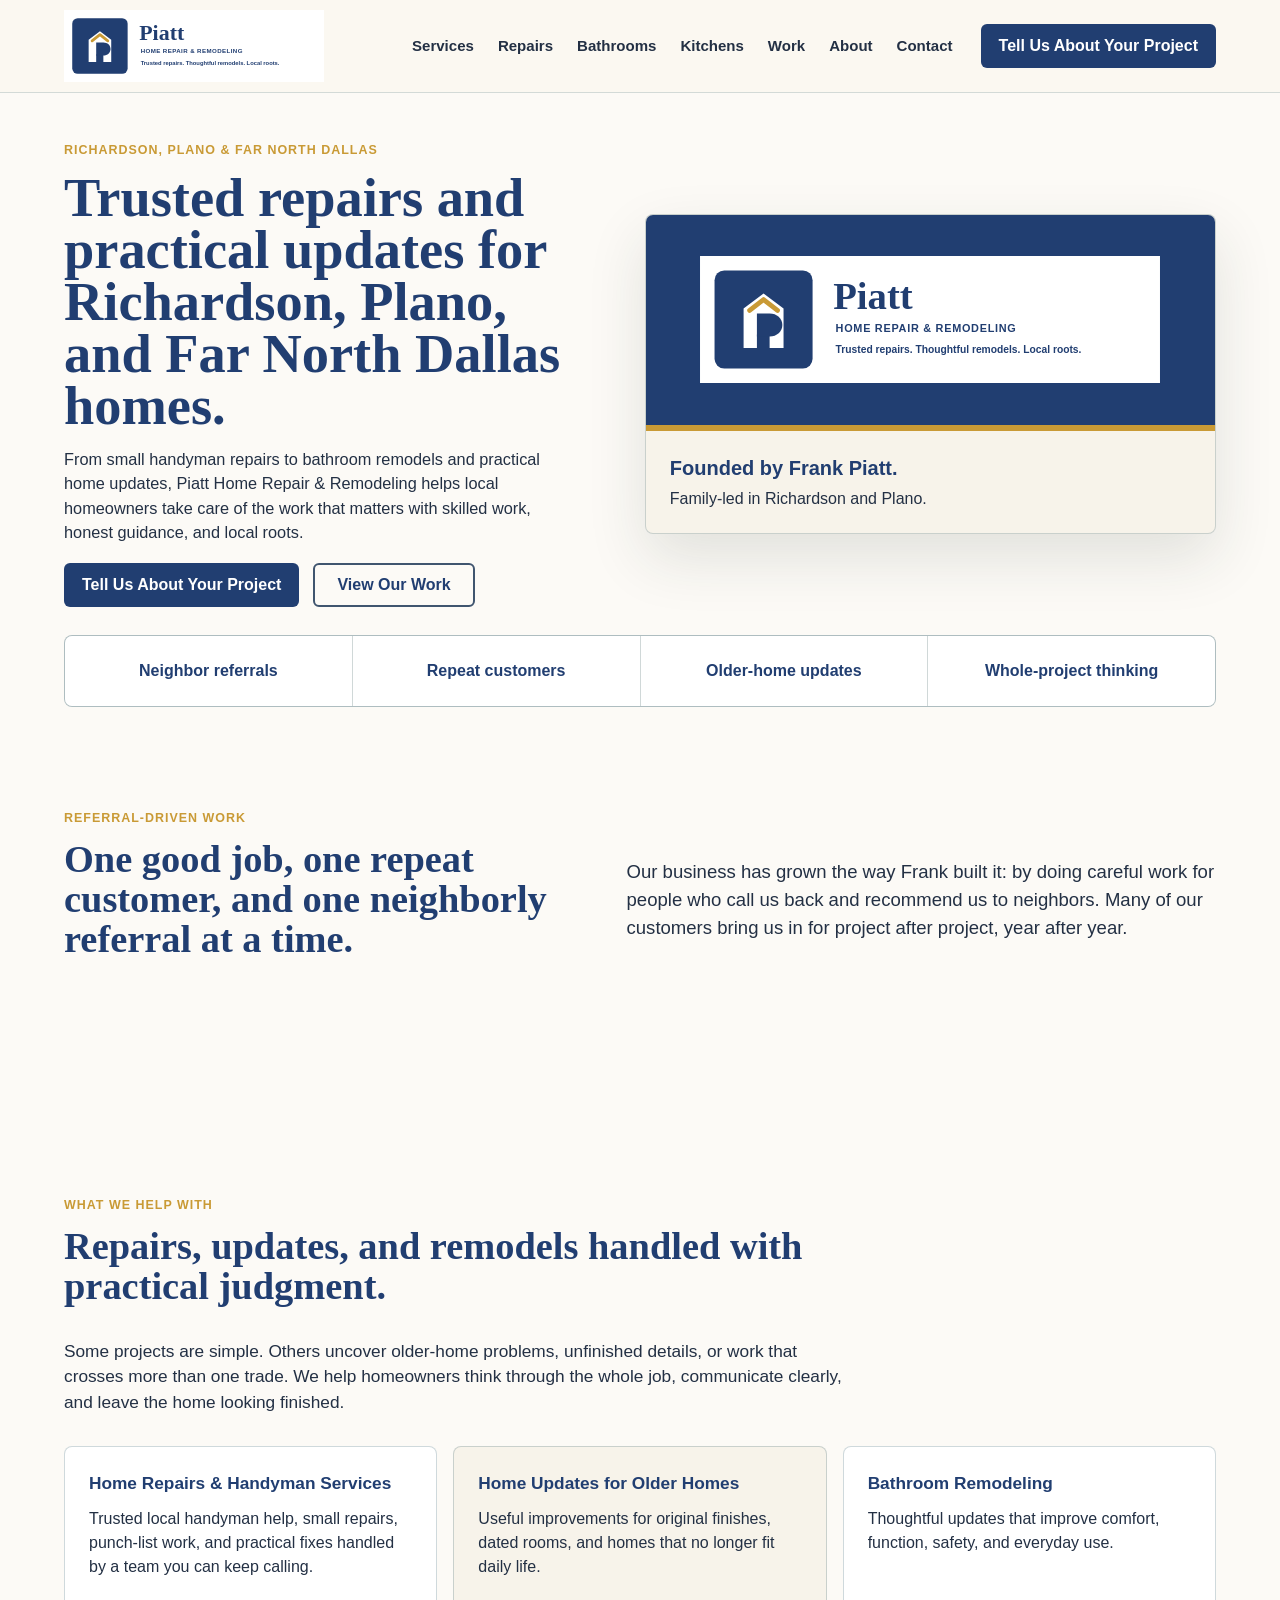
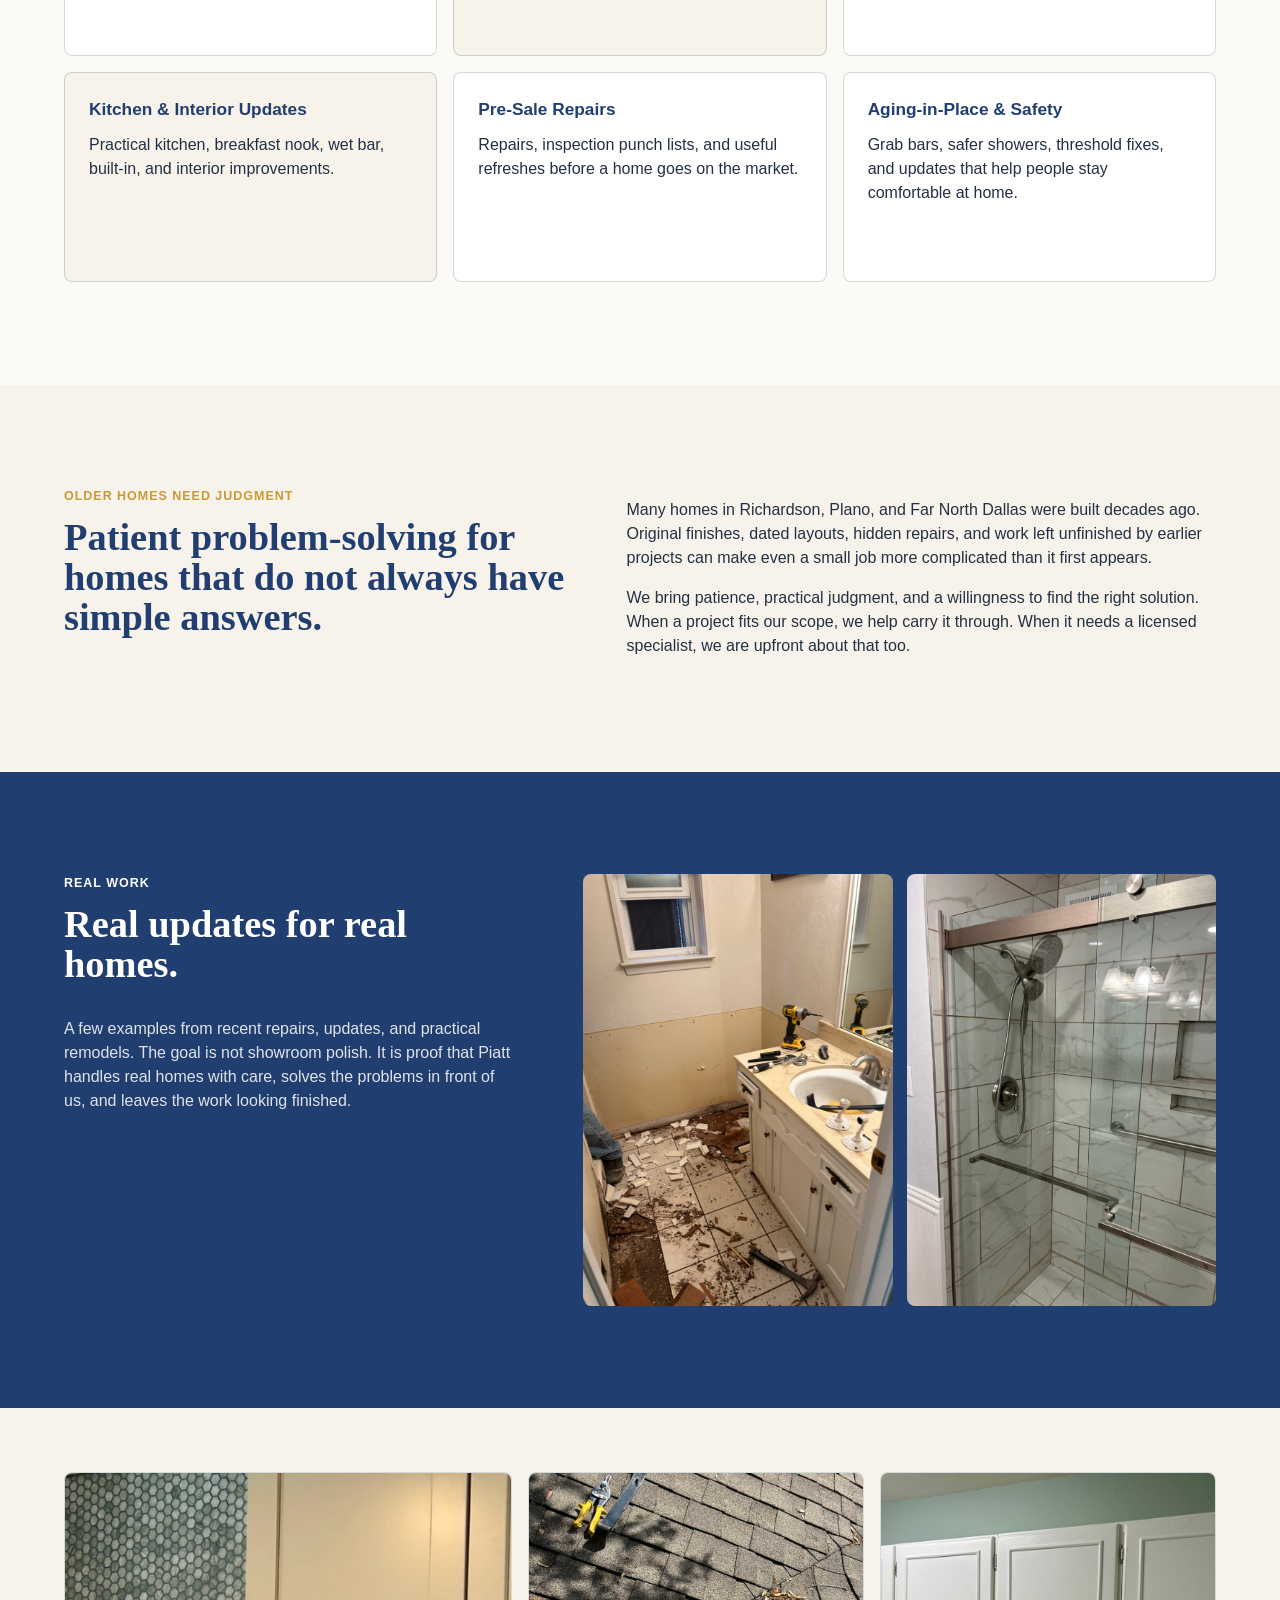
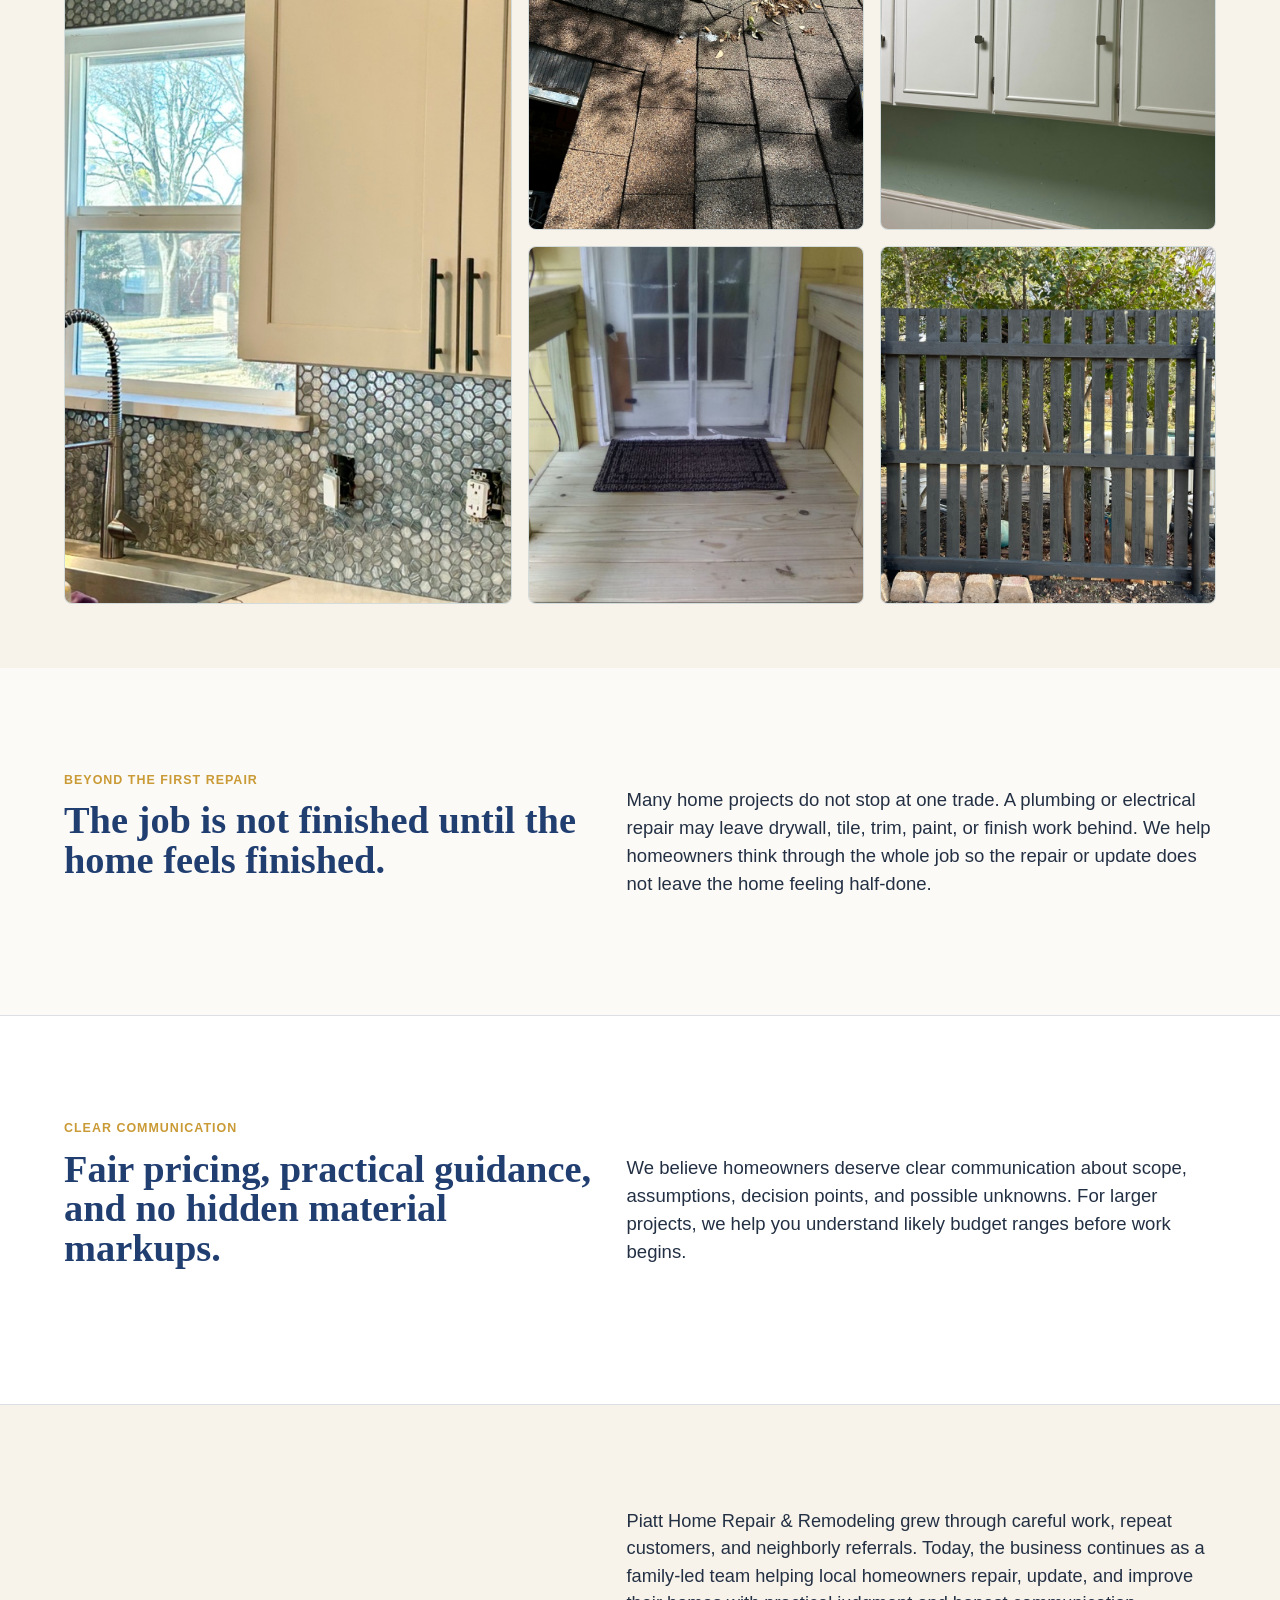
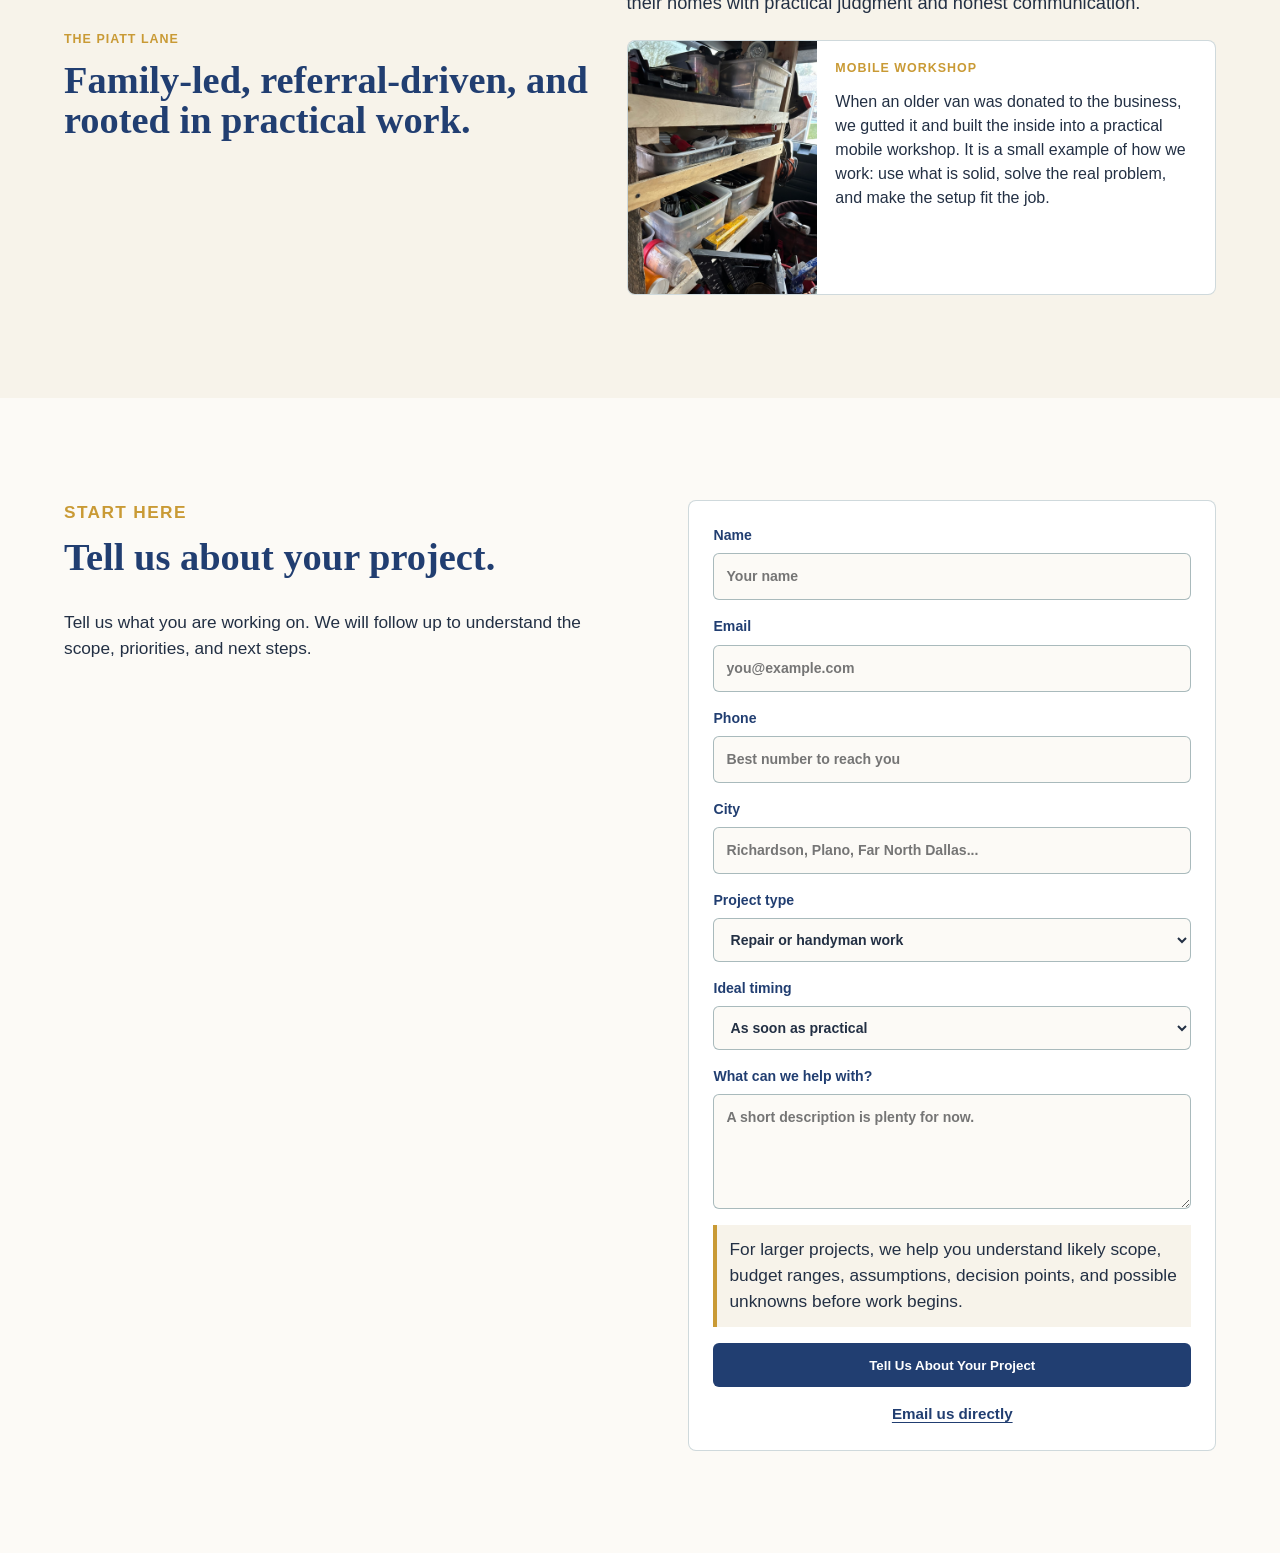
<file: index.html>
<!doctype html>
<html lang="en">
  <head>
    <meta charset="utf-8" />
    <meta name="viewport" content="width=device-width, initial-scale=1" />
    <title>Piatt Home Repair & Remodeling | Richardson, Plano & Far North Dallas</title>
    <meta
      name="description"
      content="Piatt Home Repair & Remodeling provides trusted handyman help, dependable repairs, practical home updates, bathroom remodeling, and kitchen updates for Richardson, Plano, and Far North Dallas homeowners."
    />
    <meta name="robots" content="index, follow, max-image-preview:large" />
    <meta name="theme-color" content="#213e71" />
    <link rel="canonical" href="https://piatthomerepair.com/" />
    <meta property="og:type" content="website" />
    <meta property="og:locale" content="en_US" />
    <meta property="og:site_name" content="Piatt Home Repair & Remodeling" />
    <meta property="og:title" content="Piatt Home Repair & Remodeling | Richardson, Plano & Far North Dallas" />
    <meta
      property="og:description"
      content="Trusted handyman help, practical repairs, and thoughtful remodels for Richardson, Plano, and Far North Dallas homeowners."
    />
    <meta property="og:url" content="https://piatthomerepair.com/" />
    <meta property="og:image" content="https://piatthomerepair.com/assets/projects/kitchen-backsplash.jpg" />
    <meta name="twitter:card" content="summary_large_image" />
    <meta name="twitter:title" content="Piatt Home Repair & Remodeling" />
    <meta
      name="twitter:description"
      content="Trusted handyman help, practical repairs, and thoughtful remodels for Richardson, Plano, and Far North Dallas homeowners."
    />
    <meta name="twitter:image" content="https://piatthomerepair.com/assets/projects/kitchen-backsplash.jpg" />
    <link rel="stylesheet" href="styles.css" />
    <script type="application/ld+json">
      {
        "@context": "https://schema.org",
        "@type": "HomeAndConstructionBusiness",
        "@id": "https://piatthomerepair.com/#business",
        "name": "Piatt Home Repair & Remodeling",
        "url": "https://piatthomerepair.com/",
        "logo": "https://piatthomerepair.com/assets/piatt-logo-compass-horizontal.svg",
        "image": "https://piatthomerepair.com/assets/projects/kitchen-backsplash.jpg",
        "email": "christianpiatt71@gmail.com",
        "slogan": "Trusted repairs. Thoughtful remodels. Local roots.",
        "founder": {
          "@type": "Person",
          "name": "Frank Piatt"
        },
        "description": "Piatt Home Repair & Remodeling provides dependable repairs, practical updates, and thoughtful remodels for Richardson, Plano, and Far North Dallas homeowners.",
        "areaServed": [
          {
            "@type": "City",
            "name": "Richardson"
          },
          {
            "@type": "City",
            "name": "Plano"
          },
          {
            "@type": "Place",
            "name": "Far North Dallas"
          }
        ],
        "serviceType": [
          "Home repairs",
          "Handyman services",
          "Bathroom remodeling",
          "Kitchen and interior updates",
          "Pre-sale repairs",
          "Inspection punch lists",
          "Aging-in-place and home safety updates",
          "Seasonal maintenance"
        ]
      }
    </script>
  </head>
  <body>
    <header class="site-header">
      <a class="brand" href="#top" aria-label="Piatt Home Repair & Remodeling home">
        <img src="assets/piatt-logo-compass-horizontal.svg" alt="Piatt Home Repair & Remodeling" />
      </a>
      <nav class="nav" aria-label="Main navigation">
        <a href="#services">Services</a>
        <a href="/home-repairs-handyman-services/">Repairs</a>
        <a href="bathroom-remodeling-richardson-plano.html">Bathrooms</a>
        <a href="kitchen-interior-updates-richardson-plano.html">Kitchens</a>
        <a href="#work">Work</a>
        <a href="#about">About</a>
        <a href="#contact">Contact</a>
      </nav>
      <a class="header-cta" href="#contact">Tell Us About Your Project</a>
    </header>

    <main id="top">
      <section class="hero">
        <div class="hero-copy">
          <p class="eyebrow">Richardson, Plano & Far North Dallas</p>
          <h1>Trusted repairs and practical updates for Richardson, Plano, and Far North Dallas homes.</h1>
          <p class="lead">
            From small handyman repairs to bathroom remodels and practical home updates, Piatt Home Repair & Remodeling
            helps local homeowners take care of the work that matters with skilled work, honest guidance, and local
            roots.
          </p>
          <div class="actions">
            <a class="button primary" href="#contact">Tell Us About Your Project</a>
            <a class="button secondary" href="#work">View Our Work</a>
          </div>
        </div>
        <div class="hero-card" aria-label="Brand preview">
          <div class="hero-logo-panel">
            <img src="assets/piatt-logo-compass-horizontal.svg" alt="Piatt Home Repair & Remodeling" />
          </div>
          <div class="trust-panel">
            <strong>Founded by Frank Piatt.</strong>
            <span>Family-led in Richardson and Plano.</span>
          </div>
        </div>
      </section>

      <section class="trust-strip" aria-label="Trust points">
        <span>Neighbor referrals</span>
        <span>Repeat customers</span>
        <span>Older-home updates</span>
        <span>Whole-project thinking</span>
      </section>

      <section class="repeat-section">
        <div>
          <p class="eyebrow">Referral-driven work</p>
          <h2>One good job, one repeat customer, and one neighborly referral at a time.</h2>
        </div>
        <p>
          Our business has grown the way Frank built it: by doing careful work for people who call us back and recommend
          us to neighbors. Many of our customers bring us in for project after project, year after year.
        </p>
      </section>

      <section class="section" id="services">
        <div class="section-heading">
          <p class="eyebrow">What we help with</p>
          <h2>Repairs, updates, and remodels handled with practical judgment.</h2>
          <p>
            Some projects are simple. Others uncover older-home problems, unfinished details, or work that crosses more
            than one trade. We help homeowners think through the whole job, communicate clearly, and leave the home
            looking finished.
          </p>
        </div>
        <div class="service-grid">
          <a class="service-card" href="/home-repairs-handyman-services/">
            <h3>Home Repairs & Handyman Services</h3>
            <p>
              Trusted local handyman help, small repairs, punch-list work, and practical fixes handled by a team you can
              keep calling.
            </p>
          </a>
          <article class="service-card">
            <h3>Home Updates for Older Homes</h3>
            <p>Useful improvements for original finishes, dated rooms, and homes that no longer fit daily life.</p>
          </article>
          <a class="service-card" href="bathroom-remodeling-richardson-plano.html">
            <h3>Bathroom Remodeling</h3>
            <p>Thoughtful updates that improve comfort, function, safety, and everyday use.</p>
          </a>
          <a class="service-card" href="kitchen-interior-updates-richardson-plano.html">
            <h3>Kitchen & Interior Updates</h3>
            <p>Practical kitchen, breakfast nook, wet bar, built-in, and interior improvements.</p>
          </a>
          <article class="service-card">
            <h3>Pre-Sale Repairs</h3>
            <p>Repairs, inspection punch lists, and useful refreshes before a home goes on the market.</p>
          </article>
          <article class="service-card">
            <h3>Aging-in-Place & Safety</h3>
            <p>Grab bars, safer showers, threshold fixes, and updates that help people stay comfortable at home.</p>
          </article>
        </div>
      </section>

      <section class="judgment-section">
        <div>
          <p class="eyebrow">Older homes need judgment</p>
          <h2>Patient problem-solving for homes that do not always have simple answers.</h2>
        </div>
        <div class="judgment-copy">
          <p>
            Many homes in Richardson, Plano, and Far North Dallas were built decades ago. Original finishes, dated
            layouts, hidden repairs, and work left unfinished by earlier projects can make even a small job more
            complicated than it first appears.
          </p>
          <p>
            We bring patience, practical judgment, and a willingness to find the right solution. When a project fits our
            scope, we help carry it through. When it needs a licensed specialist, we are upfront about that too.
          </p>
        </div>
      </section>

      <section class="proof-section" id="work">
        <div class="proof-copy">
          <p class="eyebrow">Real work</p>
          <h2>Real updates for real homes.</h2>
          <p>
            A few examples from recent repairs, updates, and practical remodels. The goal is not showroom polish. It is
            proof that Piatt handles real homes with care, solves the problems in front of us, and leaves the work
            looking finished.
          </p>
        </div>
        <div class="featured-before-after">
          <figure>
            <img src="assets/projects/hall-bath-before.jpg" alt="Hall bathroom during demolition" />
            <figcaption>Before: hall bathroom gut and remodel</figcaption>
          </figure>
          <figure>
            <img src="assets/projects/hall-bath-after.jpg" alt="Finished shower with tile, glass door, and grab bar" />
            <figcaption>After: safer, cleaner, finished shower</figcaption>
          </figure>
        </div>
      </section>

      <section class="project-gallery" aria-label="Project examples">
        <article class="project-card large">
          <img src="assets/projects/kitchen-backsplash.jpg" alt="Kitchen backsplash installation around a window" />
          <div>
            <p class="project-type">Kitchen update</p>
            <h3>New tile backsplash and detail work around existing cabinets.</h3>
          </div>
        </article>
        <article class="project-card">
          <img src="assets/projects/roof-repair.jpg" alt="Roof repair area with shingles and roof tools" />
          <div>
            <p class="project-type">Repair work</p>
            <h3>Water-damaged roof repair handled before the problem spread.</h3>
          </div>
        </article>
        <article class="project-card">
          <img src="assets/projects/utility-cabinet.jpg" alt="Finished utility room cabinets and shelf" />
          <div>
            <p class="project-type">Interior storage</p>
            <h3>Utility cabinet and shelf build for practical everyday storage.</h3>
          </div>
        </article>
        <article class="project-card">
          <img src="assets/projects/wooden-steps.jpg" alt="Finished wood porch steps and handrails at a back door" />
          <div>
            <p class="project-type">Exterior carpentry</p>
            <h3>Wood porch steps rebuilt for sturdier, safer everyday access.</h3>
          </div>
        </article>
        <article class="project-card">
          <img src="assets/projects/fence-build.jpg" alt="New stained fence and gate section" />
          <div>
            <p class="project-type">Exterior work</p>
            <h3>Fence and gate work built, stained, and tied into the yard.</h3>
          </div>
        </article>
      </section>

      <section class="whole-project-section">
        <div>
          <p class="eyebrow">Beyond the first repair</p>
          <h2>The job is not finished until the home feels finished.</h2>
        </div>
        <p>
          Many home projects do not stop at one trade. A plumbing or electrical repair may leave drywall, tile, trim,
          paint, or finish work behind. We help homeowners think through the whole job so the repair or update does not
          leave the home feeling half-done.
        </p>
      </section>

      <section class="pricing-band">
        <div>
          <p class="eyebrow">Clear communication</p>
          <h2>Fair pricing, practical guidance, and no hidden material markups.</h2>
        </div>
        <p>
          We believe homeowners deserve clear communication about scope, assumptions, decision points, and possible
          unknowns. For larger projects, we help you understand likely budget ranges before work begins.
        </p>
      </section>

      <section class="about-band" id="about">
        <div>
          <p class="eyebrow">The Piatt lane</p>
          <h2>Family-led, referral-driven, and rooted in practical work.</h2>
        </div>
        <div class="about-copy">
          <p>
            Piatt Home Repair & Remodeling grew through careful work, repeat customers, and neighborly referrals. Today,
            the business continues as a family-led team helping local homeowners repair, update, and improve their homes
            with practical judgment and honest communication.
          </p>
          <div class="workshop-note">
            <img src="assets/projects/mobile-workshop.jpg" alt="Interior shelving and organized tools inside the Piatt work van" />
            <div>
              <p class="eyebrow">Mobile workshop</p>
              <p>
                When an older van was donated to the business, we gutted it and built the inside into a practical mobile
                workshop. It is a small example of how we work: use what is solid, solve the real problem, and make the
                setup fit the job.
              </p>
            </div>
          </div>
        </div>
      </section>

      <section class="contact-section" id="contact">
        <div>
          <p class="eyebrow">Start here</p>
          <h2>Tell us about your project.</h2>
          <p>
            Tell us what you are working on. We will follow up to understand the scope, priorities, and next steps.
          </p>
        </div>
        <form
          class="contact-card"
          action="https://api.web3forms.com/submit"
          method="POST"
        >
          <input type="hidden" name="access_key" value="ce83958d-3904-46b8-b8a4-35507c3b1bc1" />
          <input type="hidden" name="subject" value="New project inquiry from PiattHomeRepair.com" />
          <input type="hidden" name="from_name" value="Piatt Home Repair Website" />
          <input type="hidden" name="redirect" value="https://piatthomerepair.com/thanks.html" />
          <input type="checkbox" name="botcheck" class="botcheck" tabindex="-1" autocomplete="off" />
          <label>
            Name
            <input type="text" name="Homeowner name" placeholder="Your name" required />
          </label>
          <label>
            Email
            <input type="email" name="email" placeholder="you@example.com" required />
          </label>
          <label>
            Phone
            <input type="tel" name="Phone number" placeholder="Best number to reach you" />
          </label>
          <label>
            City
            <input type="text" name="City / service area" placeholder="Richardson, Plano, Far North Dallas..." required />
          </label>
          <label>
            Project type
            <select name="Project type" required>
              <option>Repair or handyman work</option>
              <option>Exterior repairs or maintenance</option>
              <option>Home updates for an older home</option>
              <option>Bathroom remodeling</option>
              <option>Kitchen or interior updates</option>
              <option>Pre-sale repairs</option>
              <option>Aging-in-place or safety updates</option>
              <option>Inspection punch list</option>
              <option>Not sure yet</option>
            </select>
          </label>
          <label>
            Ideal timing
            <select name="Ideal timing">
              <option>As soon as practical</option>
              <option>In the next few weeks</option>
              <option>In the next few months</option>
              <option>Planning ahead</option>
              <option>Not sure yet</option>
            </select>
          </label>
          <label>
            What can we help with?
            <textarea name="Project details" placeholder="A short description is plenty for now." required></textarea>
          </label>
          <p class="form-note">
            For larger projects, we help you understand likely scope, budget ranges, assumptions, decision points, and
            possible unknowns before work begins.
          </p>
          <button type="submit">Tell Us About Your Project</button>
          <a class="email-fallback" href="mailto:christianpiatt71@gmail.com">Email us directly</a>
        </form>
      </section>
    </main>
  </body>
</html>
</file>
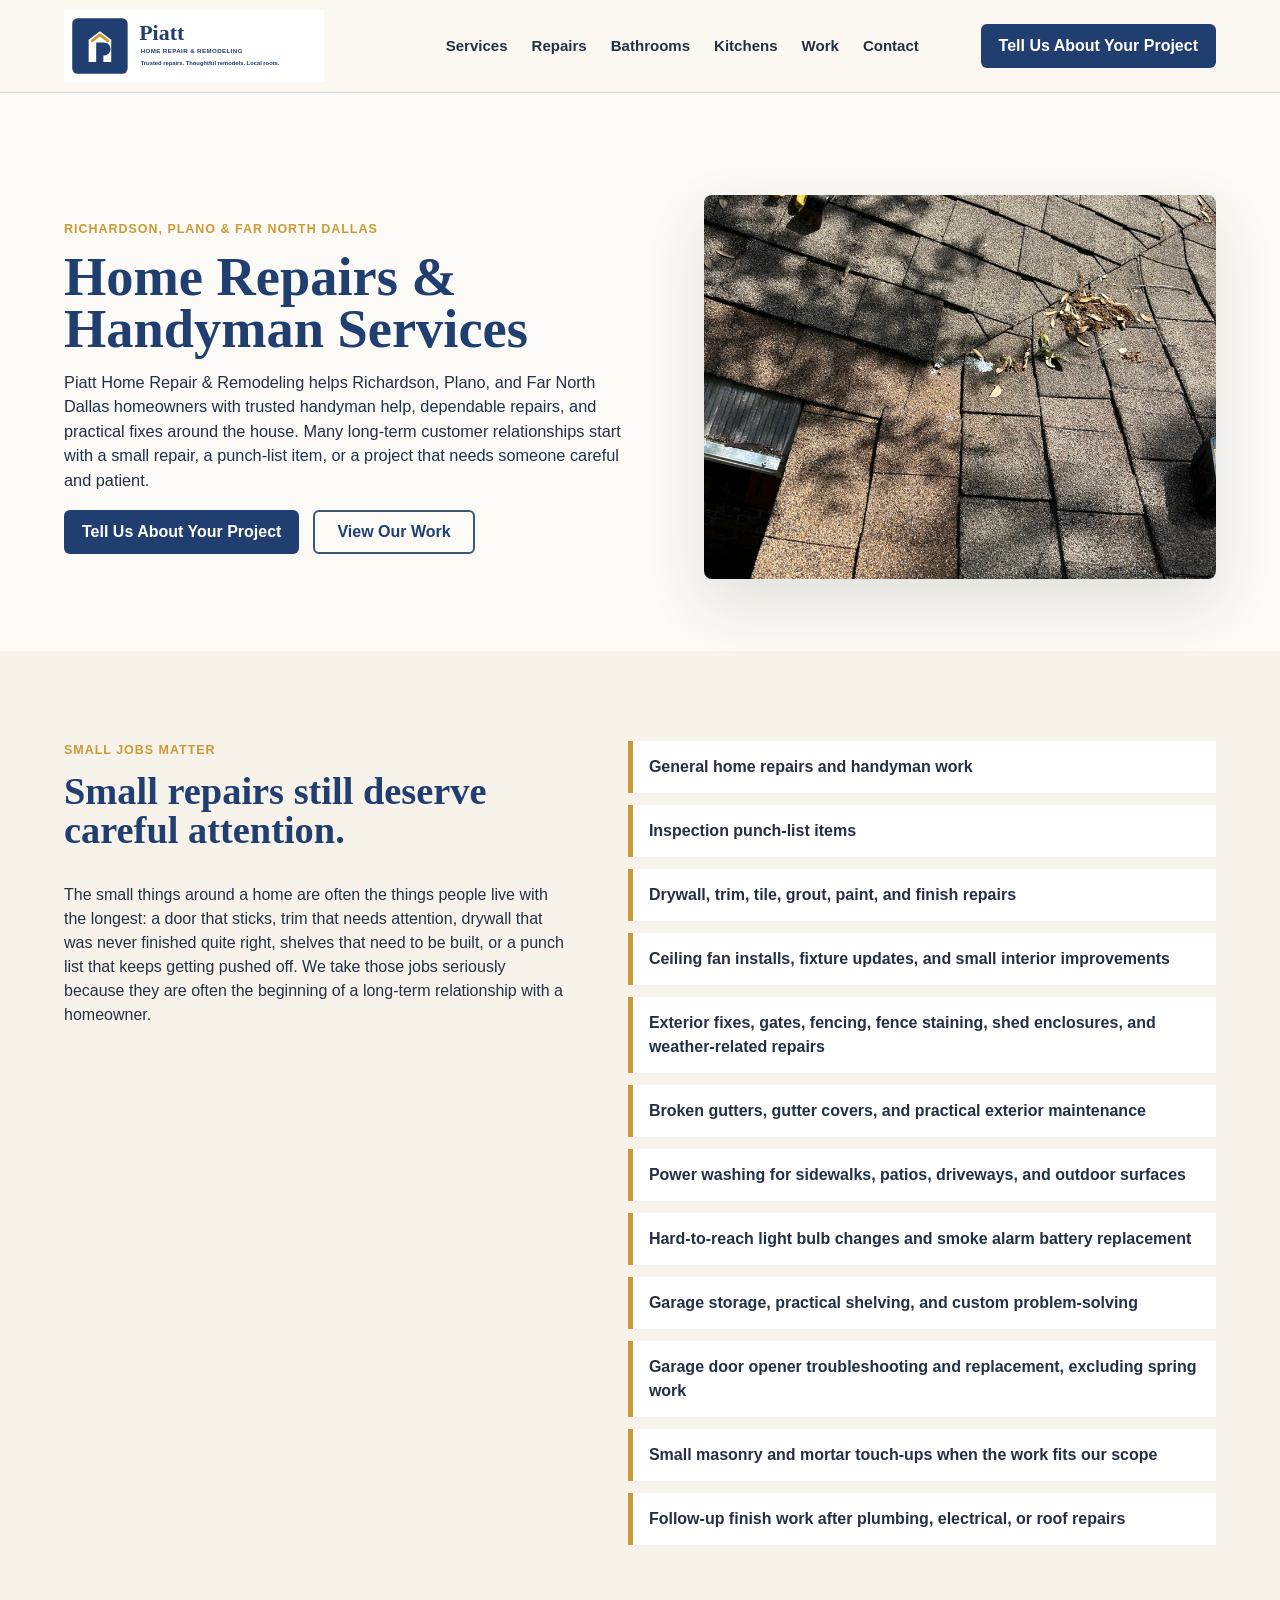
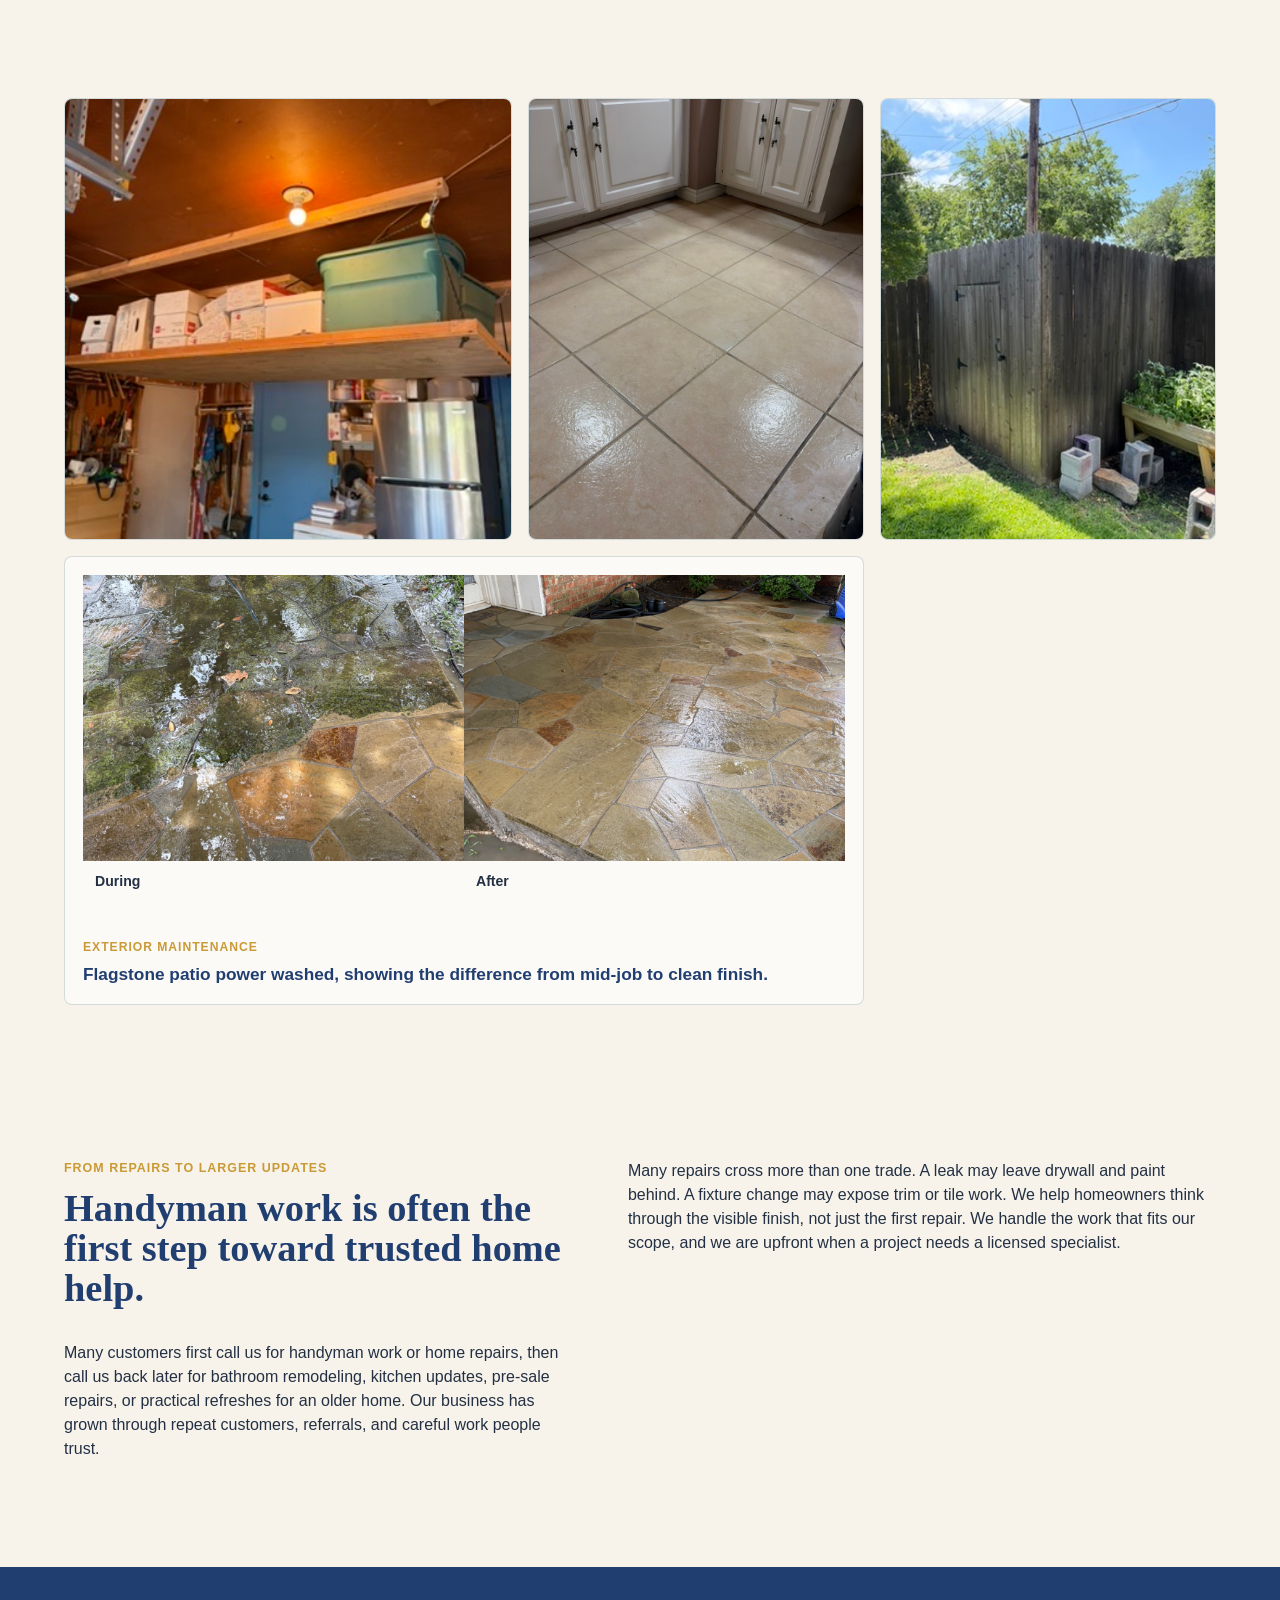
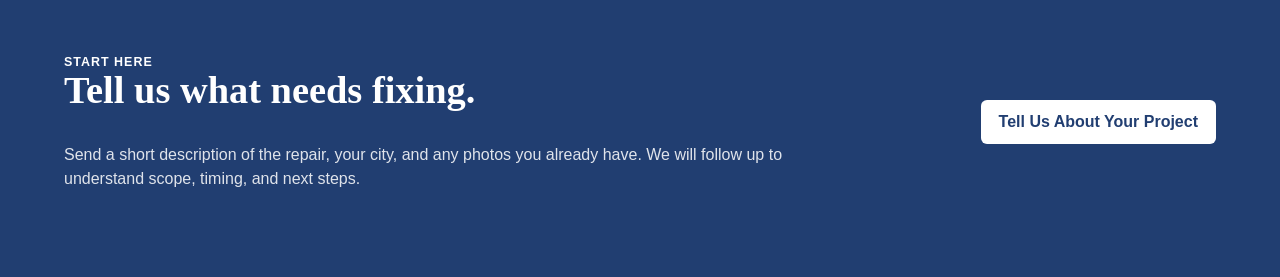
<file: home-repairs-handyman-services/index.html>
<!doctype html>
<html lang="en">
  <head>
    <meta charset="utf-8" />
    <meta name="viewport" content="width=device-width, initial-scale=1" />
    <title>Home Repairs & Handyman Services in Richardson, Plano & Far North Dallas</title>
    <meta
      name="description"
      content="Piatt Home Repair & Remodeling provides trusted handyman help, home repairs, punch-list work, and practical updates for Richardson, Plano, and Far North Dallas homeowners."
    />
    <meta name="robots" content="index, follow, max-image-preview:large" />
    <link rel="canonical" href="https://piatthomerepair.com/home-repairs-handyman-services/" />
    <meta property="og:type" content="website" />
    <meta property="og:title" content="Home Repairs & Handyman Services | Piatt Home Repair & Remodeling" />
    <meta
      property="og:description"
      content="Trusted handyman help, practical home repairs, punch-list work, and careful small repairs for Richardson, Plano, and Far North Dallas homes."
    />
    <meta property="og:url" content="https://piatthomerepair.com/home-repairs-handyman-services/" />
    <meta property="og:image" content="https://piatthomerepair.com/assets/projects/roof-repair.jpg" />
    <link rel="stylesheet" href="/styles.css" />
  </head>
  <body>
    <header class="site-header">
      <a class="brand" href="/" aria-label="Piatt Home Repair & Remodeling home">
        <img src="/assets/piatt-logo-compass-horizontal.svg" alt="Piatt Home Repair & Remodeling" />
      </a>
      <nav class="nav" aria-label="Main navigation">
        <a href="/#services">Services</a>
        <a href="/home-repairs-handyman-services/">Repairs</a>
        <a href="bathroom-remodeling-richardson-plano.html">Bathrooms</a>
        <a href="kitchen-interior-updates-richardson-plano.html">Kitchens</a>
        <a href="/#work">Work</a>
        <a href="/#contact">Contact</a>
      </nav>
      <a class="header-cta" href="/#contact">Tell Us About Your Project</a>
    </header>

    <main>
      <section class="page-hero">
        <div>
          <p class="eyebrow">Richardson, Plano & Far North Dallas</p>
          <h1>Home Repairs & Handyman Services</h1>
          <p class="lead">
            Piatt Home Repair & Remodeling helps Richardson, Plano, and Far North Dallas homeowners with trusted
            handyman help, dependable repairs, and practical fixes around the house. Many long-term customer
            relationships start with a small repair, a punch-list item, or a project that needs someone careful and
            patient.
          </p>
          <div class="actions">
            <a class="button primary" href="/#contact">Tell Us About Your Project</a>
            <a class="button secondary" href="/#work">View Our Work</a>
          </div>
        </div>
        <img src="/assets/projects/roof-repair.jpg" alt="Roof repair work in progress" />
      </section>

      <section class="service-detail">
        <div>
          <p class="eyebrow">Small Jobs Matter</p>
          <h2>Small repairs still deserve careful attention.</h2>
          <p>
            The small things around a home are often the things people live with the longest: a door that sticks, trim
            that needs attention, drywall that was never finished quite right, shelves that need to be built, or a punch
            list that keeps getting pushed off. We take those jobs seriously because they are often the beginning of a
            long-term relationship with a homeowner.
          </p>
        </div>
        <ul class="check-list">
          <li>General home repairs and handyman work</li>
          <li>Inspection punch-list items</li>
          <li>Drywall, trim, tile, grout, paint, and finish repairs</li>
          <li>Ceiling fan installs, fixture updates, and small interior improvements</li>
          <li>Exterior fixes, gates, fencing, fence staining, shed enclosures, and weather-related repairs</li>
          <li>Broken gutters, gutter covers, and practical exterior maintenance</li>
          <li>Power washing for sidewalks, patios, driveways, and outdoor surfaces</li>
          <li>Hard-to-reach light bulb changes and smoke alarm battery replacement</li>
          <li>Garage storage, practical shelving, and custom problem-solving</li>
          <li>Garage door opener troubleshooting and replacement, excluding spring work</li>
          <li>Small masonry and mortar touch-ups when the work fits our scope</li>
          <li>Follow-up finish work after plumbing, electrical, or roof repairs</li>
        </ul>
      </section>

      <section class="project-gallery" aria-label="Home repair project examples">
        <article class="project-card">
          <img
            src="/assets/projects/garage-storage-platform.jpg"
            alt="Winch-powered garage storage platform holding storage bins above a garage floor"
          />
          <div>
            <p class="project-type">Garage storage</p>
            <h3>Winch-powered storage platform built to free up floor space.</h3>
          </div>
        </article>
        <article class="project-card">
          <img src="/assets/projects/tile-grout-repair.jpg" alt="Finished floor tile and grout repair in a home" />
          <div>
            <p class="project-type">Tile repair</p>
            <h3>Broken floor tile and grout repaired so the room feels finished again.</h3>
          </div>
        </article>
        <article class="project-card">
          <img src="/assets/projects/shed-enclosure.jpg" alt="Custom wood shed enclosure and gate in a backyard" />
          <div>
            <p class="project-type">Exterior repair</p>
            <h3>Custom shed enclosure and gate work built to fit the yard.</h3>
          </div>
        </article>
        <article class="project-card before-after-card">
          <div class="before-after-images" aria-label="Power washing progress and finished result">
            <figure>
              <img
                src="/assets/projects/power-washing-halfway-flagstone.jpg"
                alt="Flagstone patio halfway through power washing"
              />
              <figcaption>During</figcaption>
            </figure>
            <figure>
              <img src="/assets/projects/power-washed-stone-patio.jpg" alt="Clean wet flagstone patio after power washing" />
              <figcaption>After</figcaption>
            </figure>
          </div>
          <div>
            <p class="project-type">Exterior maintenance</p>
            <h3>Flagstone patio power washed, showing the difference from mid-job to clean finish.</h3>
          </div>
        </article>
      </section>

      <section class="service-detail">
        <div>
          <p class="eyebrow">From Repairs To Larger Updates</p>
          <h2>Handyman work is often the first step toward trusted home help.</h2>
          <p>
            Many customers first call us for handyman work or home repairs, then call us back later for bathroom
            remodeling, kitchen updates, pre-sale repairs, or practical refreshes for an older home. Our business has
            grown through repeat customers, referrals, and careful work people trust.
          </p>
        </div>
        <p>
          Many repairs cross more than one trade. A leak may leave drywall and paint behind. A fixture change may
          expose trim or tile work. We help homeowners think through the visible finish, not just the first repair. We
          handle the work that fits our scope, and we are upfront when a project needs a licensed specialist.
        </p>
      </section>

      <section class="service-cta">
        <div>
          <p class="eyebrow">Start here</p>
          <h2>Tell us what needs fixing.</h2>
          <p>
            Send a short description of the repair, your city, and any photos you already have. We will follow up to
            understand scope, timing, and next steps.
          </p>
        </div>
        <a class="button primary" href="/#contact">Tell Us About Your Project</a>
      </section>
    </main>
  </body>
</html>
</file>
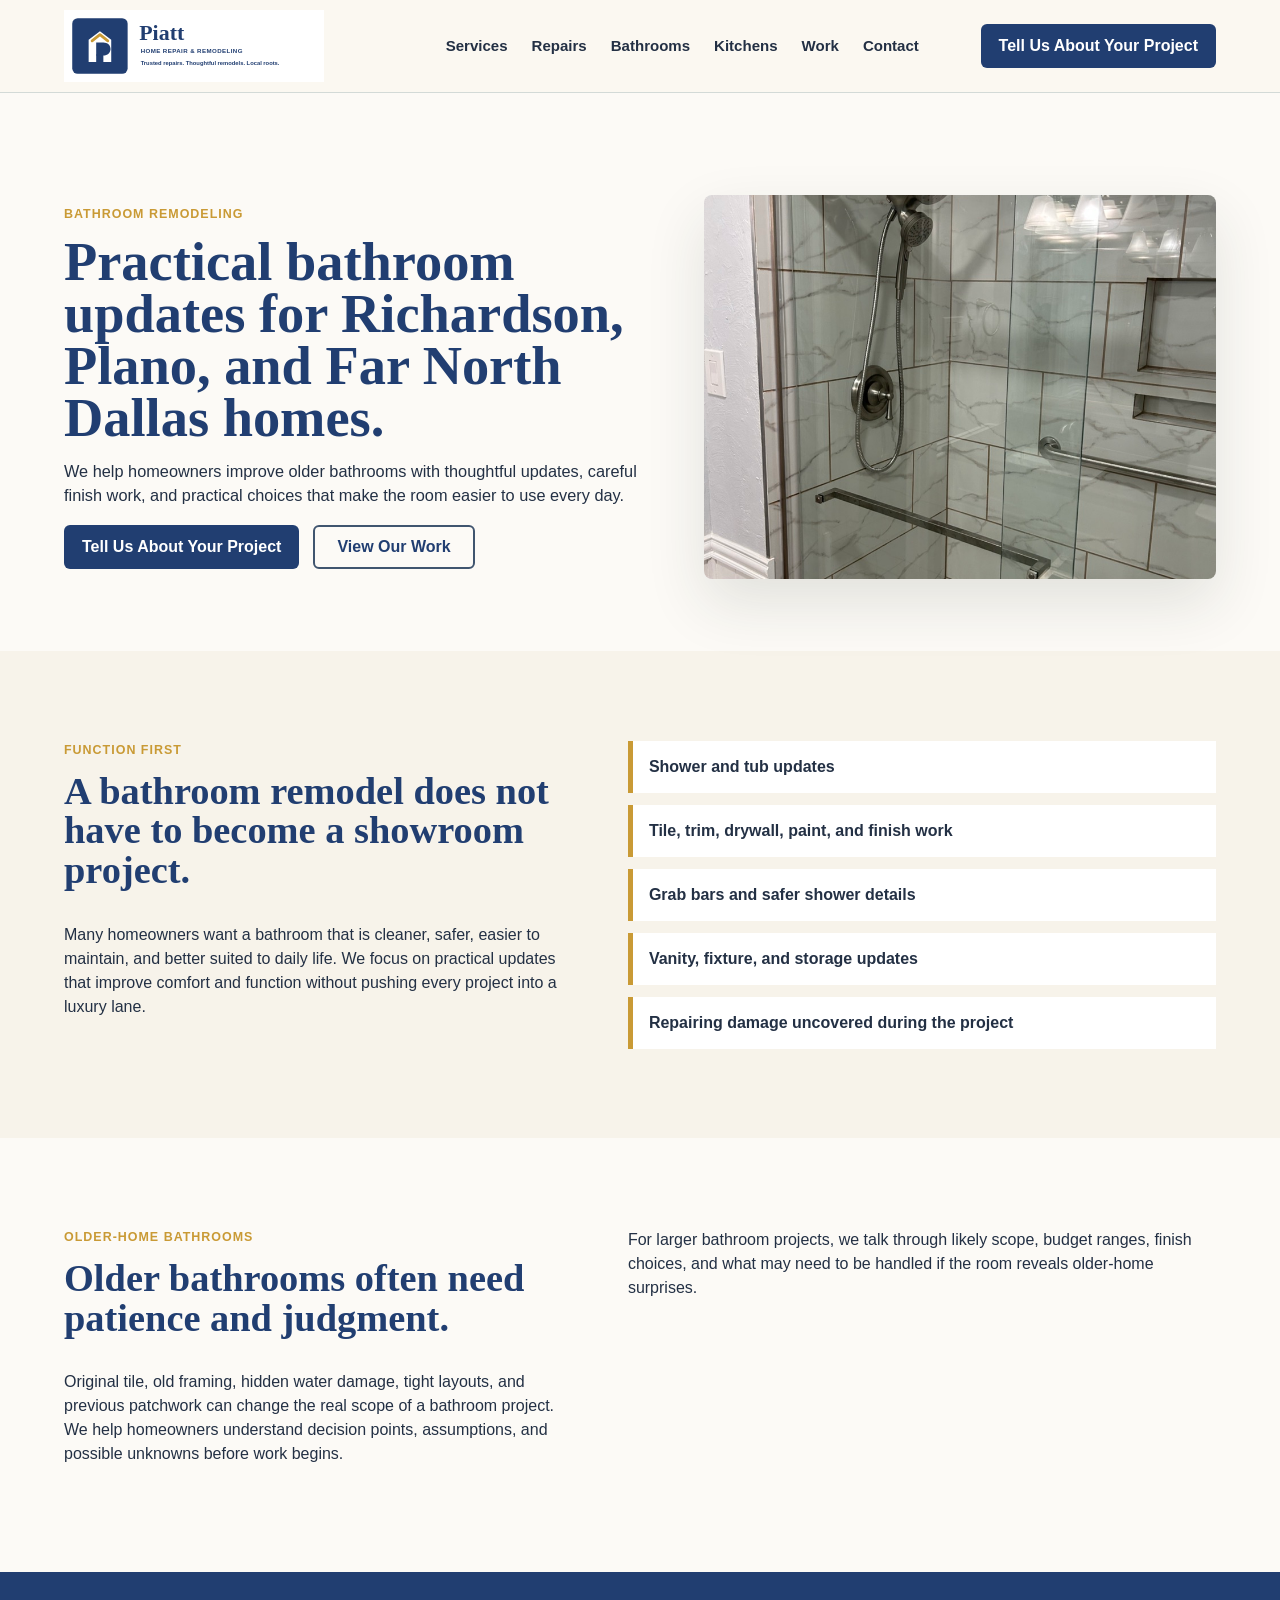
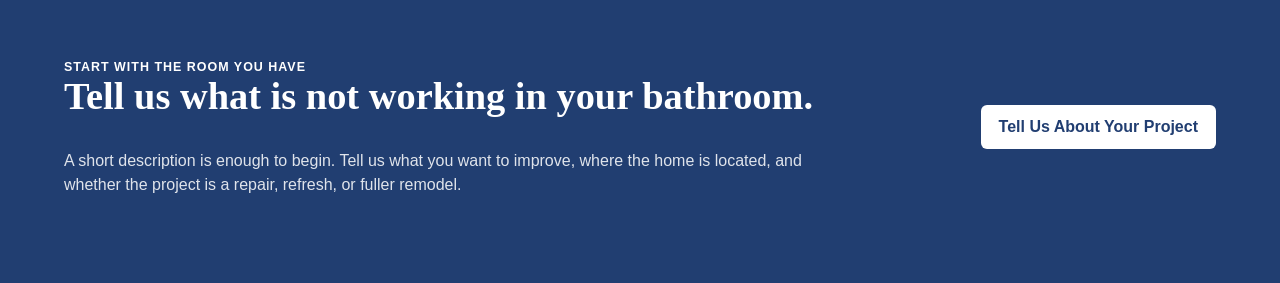
<file: bathroom-remodeling-richardson-plano.html>
<!doctype html>
<html lang="en">
  <head>
    <meta charset="utf-8" />
    <meta name="viewport" content="width=device-width, initial-scale=1" />
    <title>Bathroom Remodeling | Richardson, Plano & Far North Dallas</title>
    <meta
      name="description"
      content="Practical bathroom remodeling, shower updates, safety improvements, and finish work for Richardson, Plano, and Far North Dallas homes."
    />
    <meta name="robots" content="index, follow, max-image-preview:large" />
    <link rel="canonical" href="https://piatthomerepair.com/bathroom-remodeling-richardson-plano.html" />
    <meta property="og:type" content="website" />
    <meta property="og:title" content="Bathroom Remodeling | Piatt Home Repair & Remodeling" />
    <meta
      property="og:description"
      content="Thoughtful bathroom updates that improve comfort, function, safety, and everyday use."
    />
    <meta property="og:url" content="https://piatthomerepair.com/bathroom-remodeling-richardson-plano.html" />
    <meta property="og:image" content="https://piatthomerepair.com/assets/projects/hall-bath-after.jpg" />
    <link rel="stylesheet" href="styles.css" />
  </head>
  <body>
    <header class="site-header">
      <a class="brand" href="/" aria-label="Piatt Home Repair & Remodeling home">
        <img src="assets/piatt-logo-compass-horizontal.svg" alt="Piatt Home Repair & Remodeling" />
      </a>
      <nav class="nav" aria-label="Main navigation">
        <a href="/#services">Services</a>
        <a href="/home-repairs-handyman-services/">Repairs</a>
        <a href="bathroom-remodeling-richardson-plano.html">Bathrooms</a>
        <a href="kitchen-interior-updates-richardson-plano.html">Kitchens</a>
        <a href="/#work">Work</a>
        <a href="/#contact">Contact</a>
      </nav>
      <a class="header-cta" href="/#contact">Tell Us About Your Project</a>
    </header>

    <main>
      <section class="page-hero">
        <div>
          <p class="eyebrow">Bathroom remodeling</p>
          <h1>Practical bathroom updates for Richardson, Plano, and Far North Dallas homes.</h1>
          <p class="lead">
            We help homeowners improve older bathrooms with thoughtful updates, careful finish work, and practical
            choices that make the room easier to use every day.
          </p>
          <div class="actions">
            <a class="button primary" href="/#contact">Tell Us About Your Project</a>
            <a class="button secondary" href="/#work">View Our Work</a>
          </div>
        </div>
        <img src="assets/projects/hall-bath-after.jpg" alt="Finished bathroom shower with tile, glass door, and grab bar" />
      </section>

      <section class="service-detail">
        <div>
          <p class="eyebrow">Function first</p>
          <h2>A bathroom remodel does not have to become a showroom project.</h2>
          <p>
            Many homeowners want a bathroom that is cleaner, safer, easier to maintain, and better suited to daily life.
            We focus on practical updates that improve comfort and function without pushing every project into a luxury
            lane.
          </p>
        </div>
        <ul class="check-list">
          <li>Shower and tub updates</li>
          <li>Tile, trim, drywall, paint, and finish work</li>
          <li>Grab bars and safer shower details</li>
          <li>Vanity, fixture, and storage updates</li>
          <li>Repairing damage uncovered during the project</li>
        </ul>
      </section>

      <section class="service-detail">
        <div>
          <p class="eyebrow">Older-home bathrooms</p>
          <h2>Older bathrooms often need patience and judgment.</h2>
          <p>
            Original tile, old framing, hidden water damage, tight layouts, and previous patchwork can change the real
            scope of a bathroom project. We help homeowners understand decision points, assumptions, and possible
            unknowns before work begins.
          </p>
        </div>
        <p>
          For larger bathroom projects, we talk through likely scope, budget ranges, finish choices, and what may need
          to be handled if the room reveals older-home surprises.
        </p>
      </section>

      <section class="service-cta">
        <div>
          <p class="eyebrow">Start with the room you have</p>
          <h2>Tell us what is not working in your bathroom.</h2>
          <p>
            A short description is enough to begin. Tell us what you want to improve, where the home is located, and
            whether the project is a repair, refresh, or fuller remodel.
          </p>
        </div>
        <a class="button primary" href="/#contact">Tell Us About Your Project</a>
      </section>
    </main>
  </body>
</html>
</file>
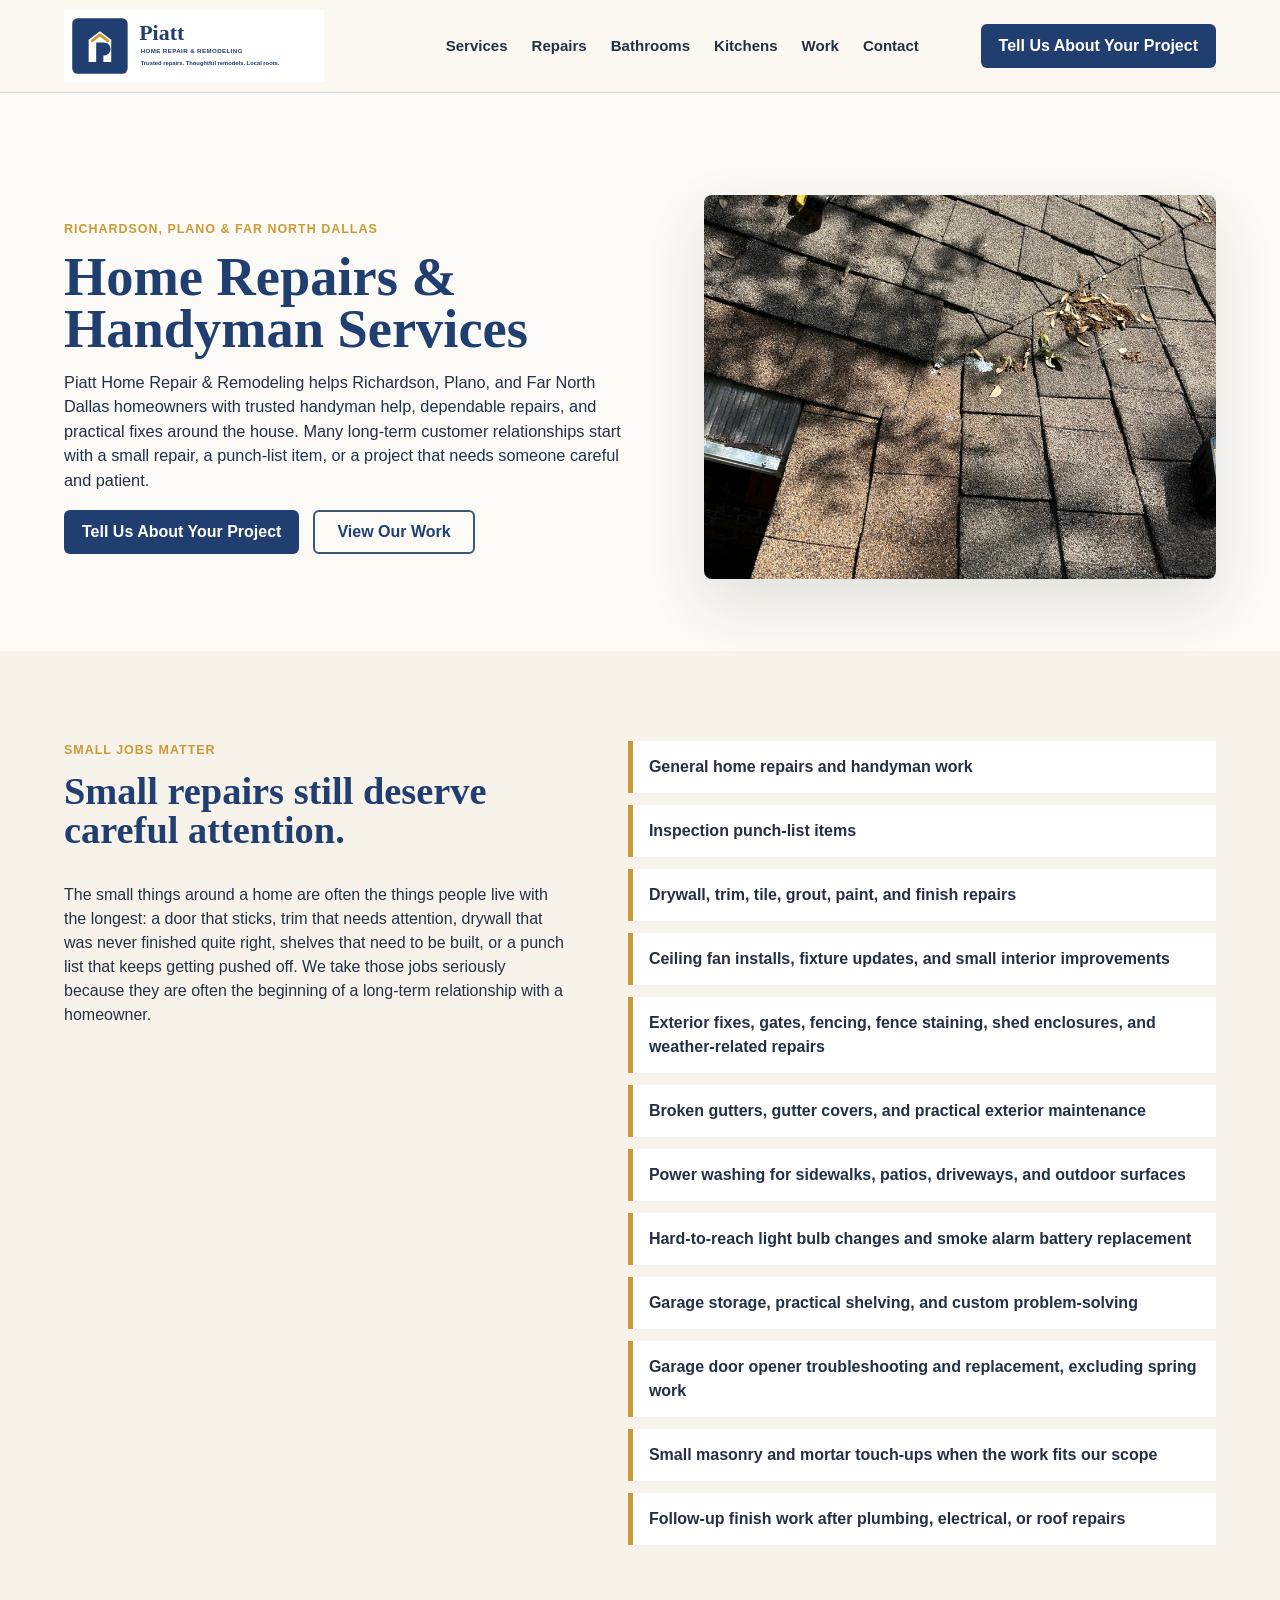
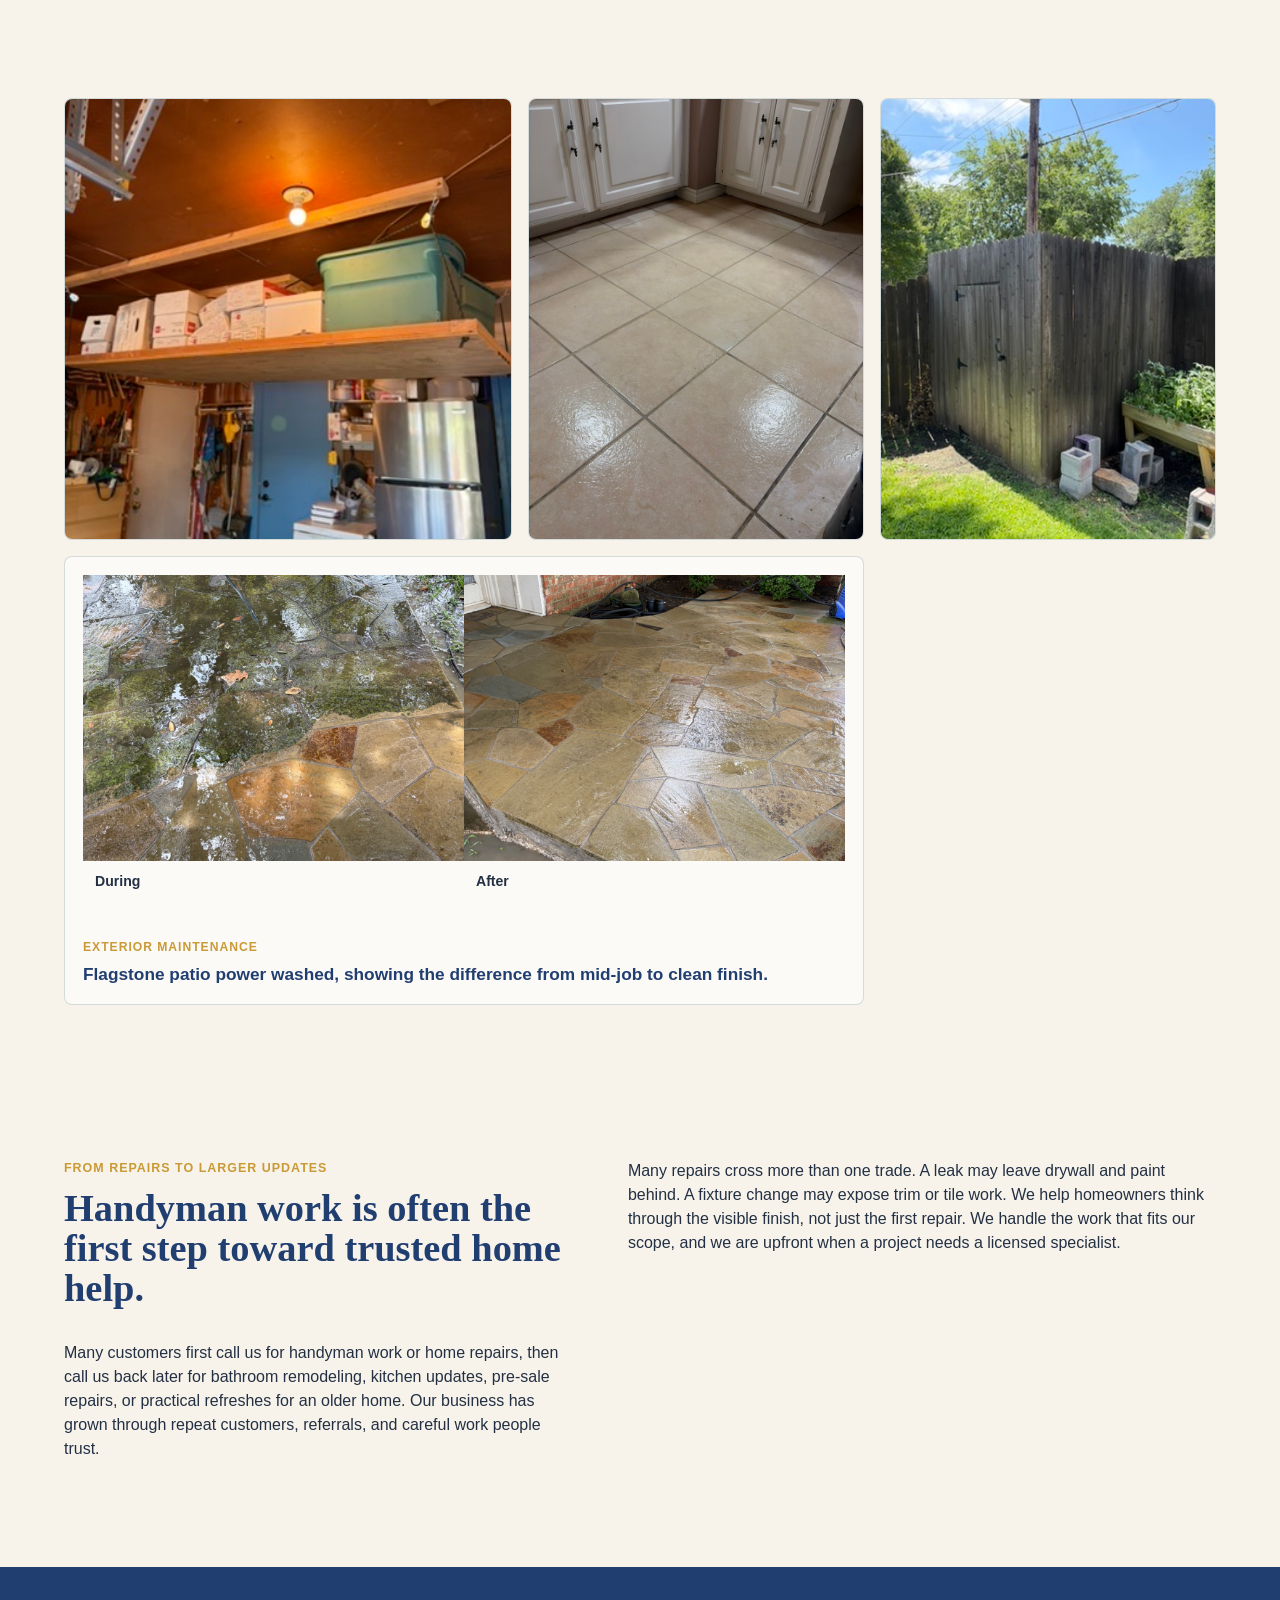
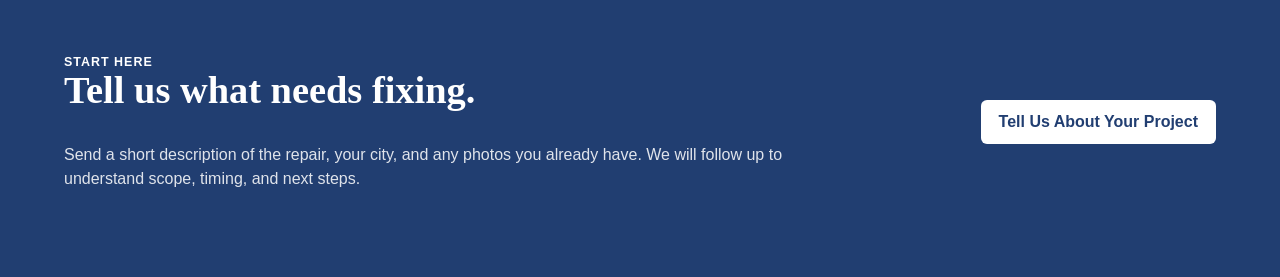
<file: home-repairs-richardson-plano.html>
<!doctype html>
<html lang="en">
  <head>
    <meta charset="utf-8" />
    <meta name="viewport" content="width=device-width, initial-scale=1" />
    <title>Home Repairs & Handyman Services | Piatt Home Repair & Remodeling</title>
    <meta name="robots" content="noindex, follow" />
    <link rel="canonical" href="https://piatthomerepair.com/home-repairs-handyman-services/" />
    <meta http-equiv="refresh" content="0; url=/home-repairs-handyman-services/" />
    <script>
      window.location.replace("/home-repairs-handyman-services/");
    </script>
  </head>
  <body>
    <p>
      This page has moved to
      <a href="/home-repairs-handyman-services/">Home Repairs & Handyman Services</a>.
    </p>
  </body>
</html>
</file>
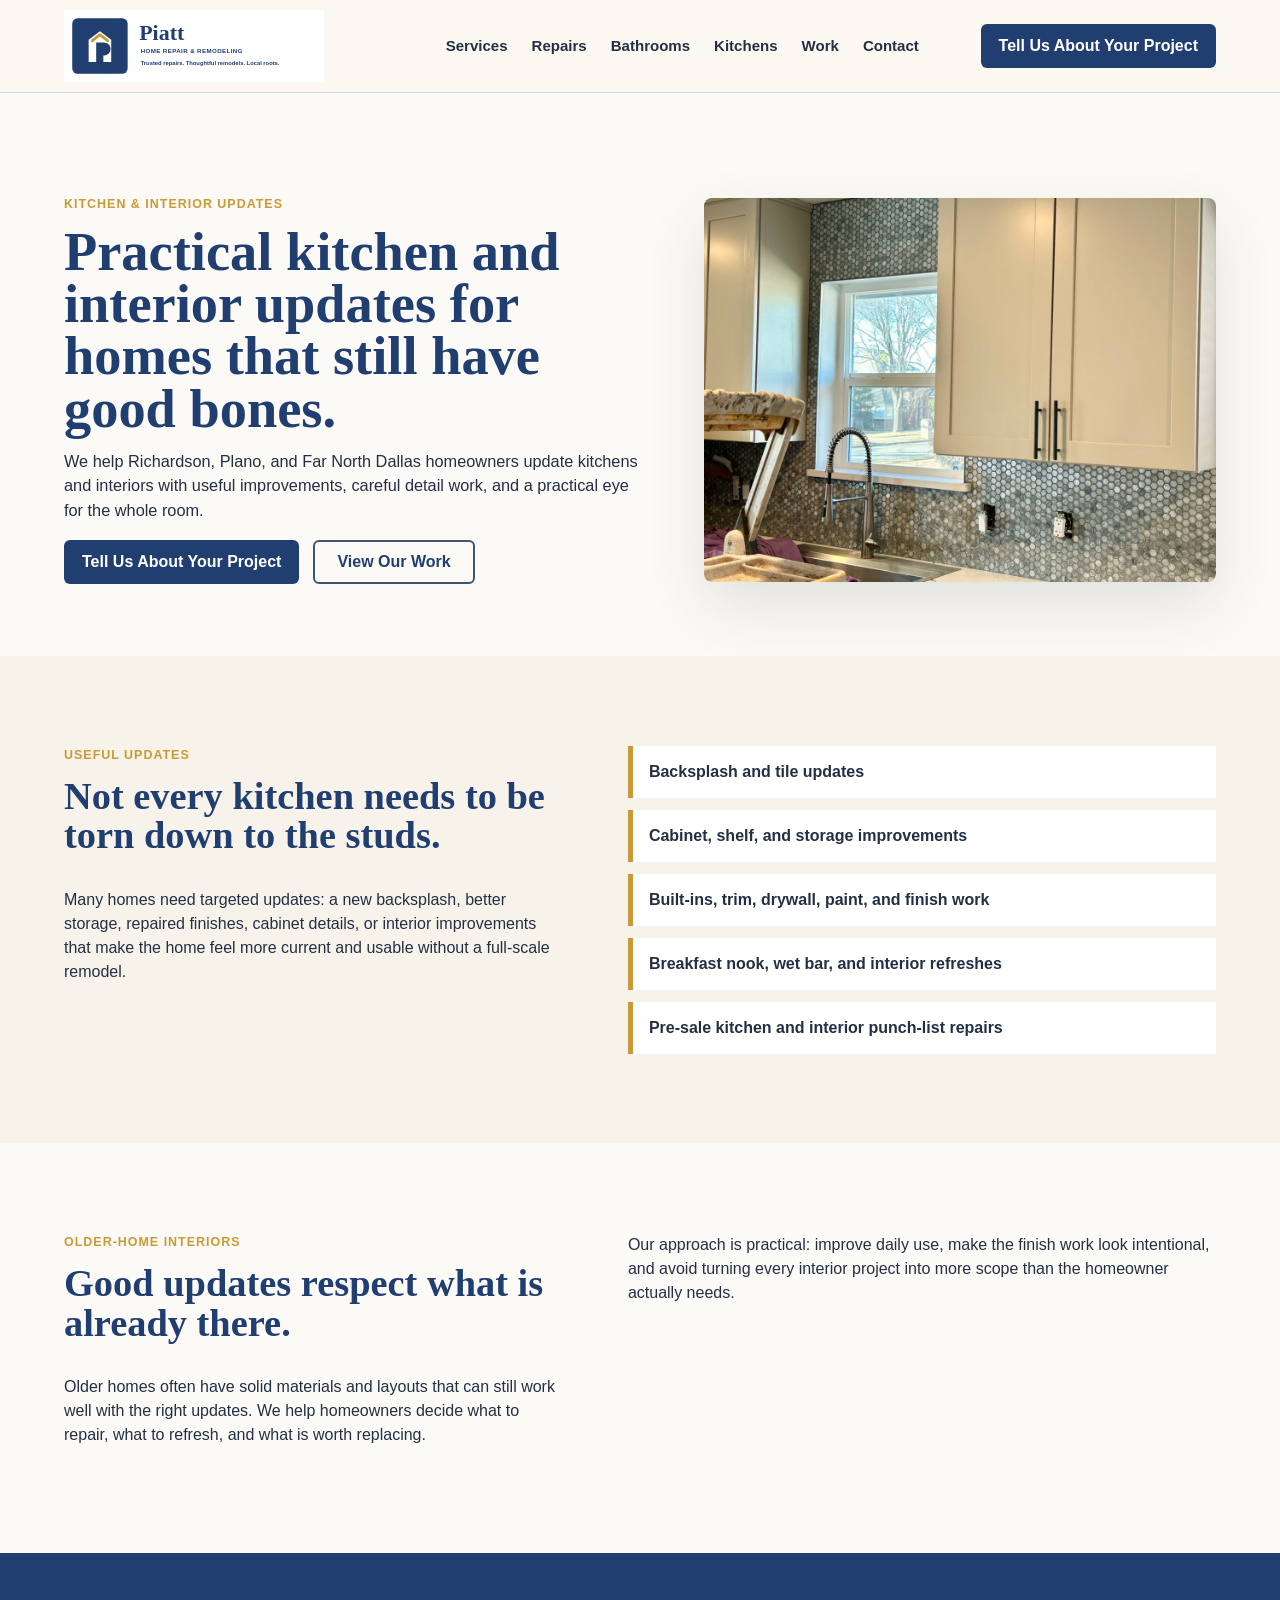
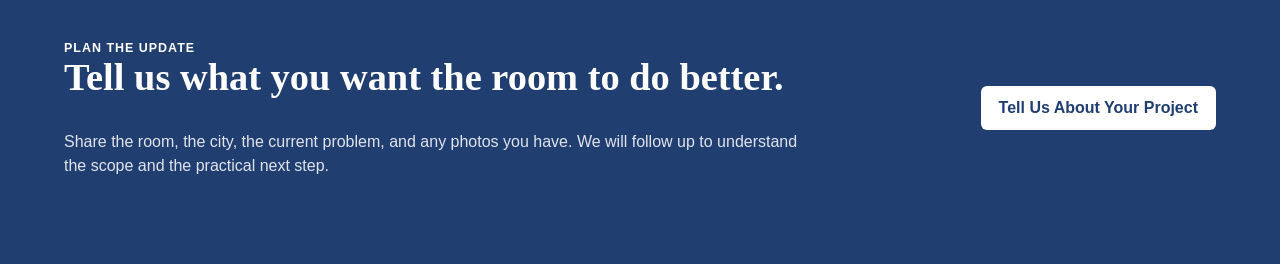
<file: kitchen-interior-updates-richardson-plano.html>
<!doctype html>
<html lang="en">
  <head>
    <meta charset="utf-8" />
    <meta name="viewport" content="width=device-width, initial-scale=1" />
    <title>Kitchen & Interior Updates | Richardson, Plano & Far North Dallas</title>
    <meta
      name="description"
      content="Kitchen updates, backsplash installation, cabinets, built-ins, and practical interior improvements for Richardson, Plano, and Far North Dallas homes."
    />
    <meta name="robots" content="index, follow, max-image-preview:large" />
    <link rel="canonical" href="https://piatthomerepair.com/kitchen-interior-updates-richardson-plano.html" />
    <meta property="og:type" content="website" />
    <meta property="og:title" content="Kitchen & Interior Updates | Piatt Home Repair & Remodeling" />
    <meta
      property="og:description"
      content="Practical kitchen, cabinet, backsplash, built-in, and interior updates for older local homes."
    />
    <meta property="og:url" content="https://piatthomerepair.com/kitchen-interior-updates-richardson-plano.html" />
    <meta property="og:image" content="https://piatthomerepair.com/assets/projects/kitchen-backsplash.jpg" />
    <link rel="stylesheet" href="styles.css" />
  </head>
  <body>
    <header class="site-header">
      <a class="brand" href="/" aria-label="Piatt Home Repair & Remodeling home">
        <img src="assets/piatt-logo-compass-horizontal.svg" alt="Piatt Home Repair & Remodeling" />
      </a>
      <nav class="nav" aria-label="Main navigation">
        <a href="/#services">Services</a>
        <a href="/home-repairs-handyman-services/">Repairs</a>
        <a href="bathroom-remodeling-richardson-plano.html">Bathrooms</a>
        <a href="kitchen-interior-updates-richardson-plano.html">Kitchens</a>
        <a href="/#work">Work</a>
        <a href="/#contact">Contact</a>
      </nav>
      <a class="header-cta" href="/#contact">Tell Us About Your Project</a>
    </header>

    <main>
      <section class="page-hero">
        <div>
          <p class="eyebrow">Kitchen & interior updates</p>
          <h1>Practical kitchen and interior updates for homes that still have good bones.</h1>
          <p class="lead">
            We help Richardson, Plano, and Far North Dallas homeowners update kitchens and interiors with useful
            improvements, careful detail work, and a practical eye for the whole room.
          </p>
          <div class="actions">
            <a class="button primary" href="/#contact">Tell Us About Your Project</a>
            <a class="button secondary" href="/#work">View Our Work</a>
          </div>
        </div>
        <img src="assets/projects/kitchen-backsplash.jpg" alt="Kitchen backsplash tile work around a window" />
      </section>

      <section class="service-detail">
        <div>
          <p class="eyebrow">Useful updates</p>
          <h2>Not every kitchen needs to be torn down to the studs.</h2>
          <p>
            Many homes need targeted updates: a new backsplash, better storage, repaired finishes, cabinet details, or
            interior improvements that make the home feel more current and usable without a full-scale remodel.
          </p>
        </div>
        <ul class="check-list">
          <li>Backsplash and tile updates</li>
          <li>Cabinet, shelf, and storage improvements</li>
          <li>Built-ins, trim, drywall, paint, and finish work</li>
          <li>Breakfast nook, wet bar, and interior refreshes</li>
          <li>Pre-sale kitchen and interior punch-list repairs</li>
        </ul>
      </section>

      <section class="service-detail">
        <div>
          <p class="eyebrow">Older-home interiors</p>
          <h2>Good updates respect what is already there.</h2>
          <p>
            Older homes often have solid materials and layouts that can still work well with the right updates. We help
            homeowners decide what to repair, what to refresh, and what is worth replacing.
          </p>
        </div>
        <p>
          Our approach is practical: improve daily use, make the finish work look intentional, and avoid turning every
          interior project into more scope than the homeowner actually needs.
        </p>
      </section>

      <section class="service-cta">
        <div>
          <p class="eyebrow">Plan the update</p>
          <h2>Tell us what you want the room to do better.</h2>
          <p>
            Share the room, the city, the current problem, and any photos you have. We will follow up to understand the
            scope and the practical next step.
          </p>
        </div>
        <a class="button primary" href="/#contact">Tell Us About Your Project</a>
      </section>
    </main>
  </body>
</html>
</file>
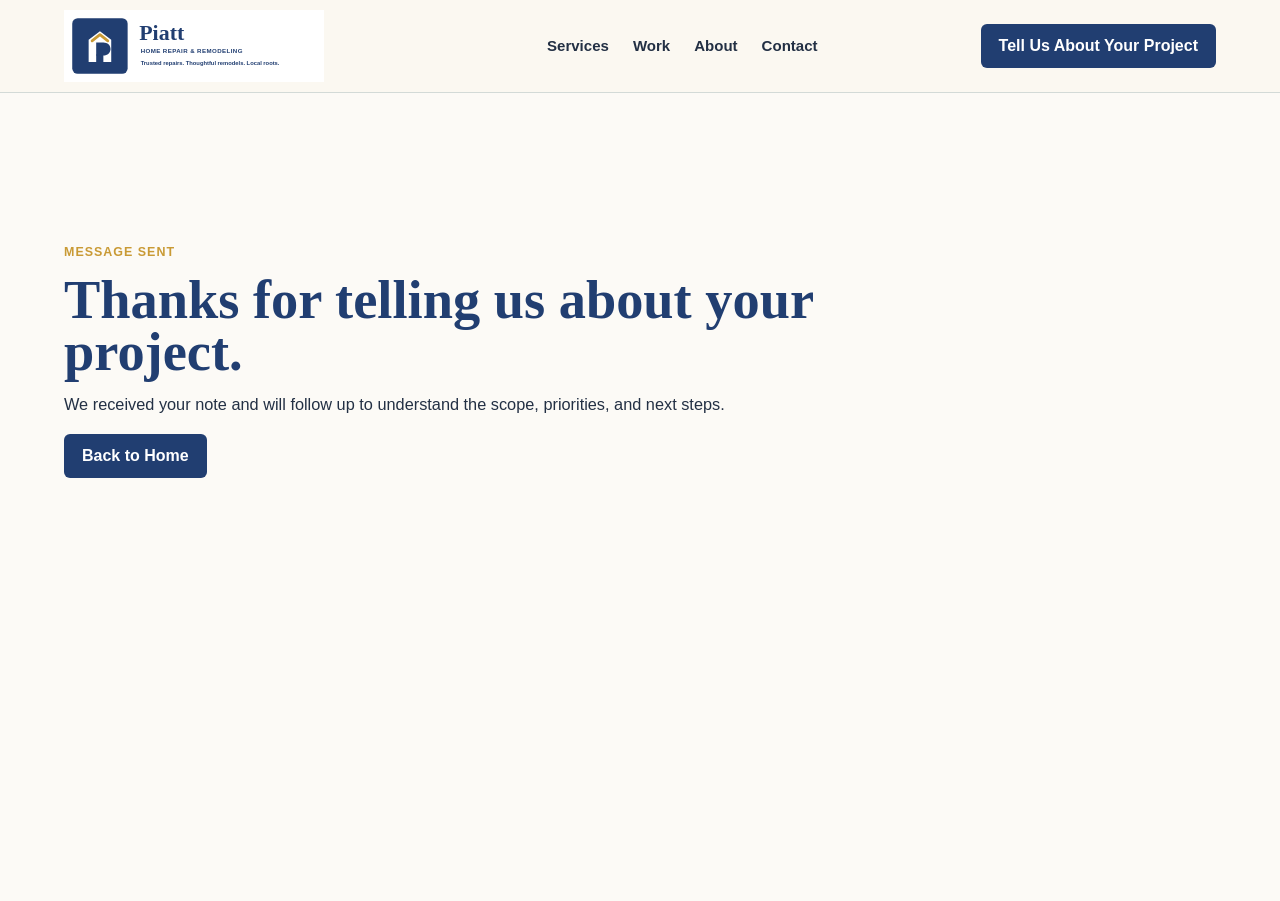
<file: thanks.html>
<!doctype html>
<html lang="en">
  <head>
    <meta charset="utf-8" />
    <meta name="viewport" content="width=device-width, initial-scale=1" />
    <title>Thank You | Piatt Home Repair & Remodeling</title>
    <meta name="description" content="Thank you for contacting Piatt Home Repair & Remodeling." />
    <meta name="robots" content="noindex, follow" />
    <link rel="canonical" href="https://piatthomerepair.com/thanks.html" />
    <link rel="stylesheet" href="styles.css" />
  </head>
  <body>
    <header class="site-header">
      <a class="brand" href="/" aria-label="Piatt Home Repair & Remodeling home">
        <img src="assets/piatt-logo-compass-horizontal.svg" alt="Piatt Home Repair & Remodeling" />
      </a>
      <nav class="nav" aria-label="Main navigation">
        <a href="/#services">Services</a>
        <a href="/#work">Work</a>
        <a href="/#about">About</a>
        <a href="/#contact">Contact</a>
      </nav>
      <a class="header-cta" href="/#contact">Tell Us About Your Project</a>
    </header>

    <main>
      <section class="thanks-section">
        <p class="eyebrow">Message sent</p>
        <h1>Thanks for telling us about your project.</h1>
        <p class="lead">
          We received your note and will follow up to understand the scope, priorities, and next steps.
        </p>
        <a class="button primary" href="/">Back to Home</a>
      </section>
    </main>
  </body>
</html>
</file>
<file: styles.css>
:root {
  --blue: #213e71;
  --gold: #c99a35;
  --cream: #f7f3ea;
  --slate: #40556f;
  --charcoal: #233044;
  --paper: #fcfaf6;
  --white: #ffffff;
}

* {
  box-sizing: border-box;
}

html {
  scroll-behavior: smooth;
}

body {
  margin: 0;
  background: var(--paper);
  color: var(--charcoal);
  font-family: Arial, Helvetica, sans-serif;
  line-height: 1.5;
}

a {
  color: inherit;
  text-decoration: none;
}

.site-header {
  position: sticky;
  top: 0;
  z-index: 5;
  display: grid;
  grid-template-columns: minmax(220px, 320px) 1fr auto;
  align-items: center;
  gap: 28px;
  padding: 10px clamp(22px, 5vw, 72px);
  background: rgba(251, 248, 241, 0.96);
  border-bottom: 1px solid rgba(54, 95, 109, 0.2);
  backdrop-filter: blur(12px);
}

.brand img {
  display: block;
  width: min(260px, 100%);
  height: auto;
}

.nav {
  display: flex;
  justify-content: center;
  gap: 24px;
  font-size: 0.94rem;
  font-weight: 700;
}

.nav a {
  color: var(--charcoal);
}

.header-cta,
.button,
.contact-card button {
  display: inline-flex;
  align-items: center;
  justify-content: center;
  min-height: 44px;
  border-radius: 6px;
  font-weight: 800;
  letter-spacing: 0;
}

.header-cta,
.button.primary,
.contact-card button {
  background: var(--blue);
  color: var(--white);
  padding: 0 18px;
}

.hero {
  display: grid;
  grid-template-columns: minmax(0, 0.95fr) minmax(360px, 1.05fr);
  gap: clamp(28px, 5vw, 70px);
  align-items: center;
  padding: clamp(28px, 4vw, 48px) clamp(22px, 5vw, 72px) 28px;
}

.eyebrow {
  margin: 0 0 12px;
  color: var(--gold);
  font-size: 0.78rem;
  font-weight: 900;
  letter-spacing: 0.08em;
  text-transform: uppercase;
}

h1,
h2,
h3,
p {
  margin-top: 0;
}

h1 {
  max-width: 720px;
  margin-bottom: 14px;
  color: var(--blue);
  font-family: Georgia, "Times New Roman", serif;
  font-size: clamp(2.25rem, 4.25vw, 4.25rem);
  line-height: 0.96;
  letter-spacing: 0;
}

h2 {
  color: var(--blue);
  font-family: Georgia, "Times New Roman", serif;
  font-size: clamp(2rem, 3vw, 3.3rem);
  line-height: 1.04;
  letter-spacing: 0;
}

h3 {
  margin-bottom: 10px;
  color: var(--blue);
  font-size: 1.08rem;
}

.lead {
  max-width: 670px;
  margin-bottom: 18px;
  font-size: clamp(1.02rem, 1.25vw, 1.16rem);
}

.actions {
  display: flex;
  flex-wrap: wrap;
  gap: 14px;
}

.button {
  padding: 0 22px;
}

.button.secondary {
  border: 2px solid var(--slate);
  color: var(--blue);
}

.hero-card {
  overflow: hidden;
  border: 1px solid rgba(54, 95, 109, 0.24);
  border-radius: 8px;
  background: var(--cream);
  box-shadow: 0 24px 60px rgba(34, 48, 43, 0.12);
}

.hero-logo-panel {
  display: grid;
  place-items: center;
  min-height: 210px;
  padding: 30px;
  background: var(--blue);
}

.hero-logo-panel img {
  display: block;
  width: min(460px, 100%);
  height: auto;
}

.trust-panel {
  display: grid;
  gap: 4px;
  padding: 22px 24px;
  border-top: 6px solid var(--gold);
  color: var(--charcoal);
  font-size: 1rem;
}

.trust-panel strong {
  color: var(--blue);
  font-size: 1.25rem;
}

.trust-strip {
  display: grid;
  grid-template-columns: repeat(4, minmax(0, 1fr));
  gap: 1px;
  margin: 0 clamp(22px, 5vw, 72px);
  overflow: hidden;
  border: 1px solid rgba(54, 95, 109, 0.22);
  border-radius: 8px;
  background: rgba(54, 95, 109, 0.22);
}

.trust-strip span {
  min-height: 70px;
  display: grid;
  place-items: center;
  padding: 16px;
  background: var(--white);
  color: var(--blue);
  font-weight: 800;
  text-align: center;
}

.repeat-section,
.judgment-section,
.section,
.proof-section,
.whole-project-section,
.pricing-band,
.about-band,
.contact-section {
  padding: clamp(60px, 8vw, 105px) clamp(22px, 5vw, 72px);
}

.repeat-section,
.judgment-section,
.whole-project-section,
.pricing-band {
  display: grid;
  grid-template-columns: minmax(0, 0.9fr) minmax(320px, 1fr);
  gap: 32px;
  align-items: center;
}

.repeat-section p:last-child,
.whole-project-section p:last-child,
.pricing-band p:last-child {
  max-width: 620px;
  margin: 0;
  font-size: 1.16rem;
}

.judgment-section {
  background: var(--cream);
}

.judgment-copy {
  max-width: 680px;
}

.judgment-copy p:last-child {
  margin-bottom: 0;
}

.section-heading {
  max-width: 850px;
  margin-bottom: 30px;
}

.section-heading p:last-child {
  max-width: 780px;
  margin-bottom: 0;
  font-size: 1.08rem;
}

.service-grid {
  display: grid;
  grid-template-columns: repeat(3, minmax(0, 1fr));
  gap: 16px;
}

.service-card {
  display: block;
  min-height: 210px;
  padding: 24px;
  border: 1px solid rgba(54, 95, 109, 0.24);
  border-radius: 8px;
  background: var(--white);
}

.service-card:nth-child(2),
.service-card:nth-child(4) {
  background: var(--cream);
}

.service-card p:last-child {
  margin-bottom: 0;
}

.proof-section {
  display: grid;
  grid-template-columns: minmax(0, 0.72fr) minmax(420px, 1fr);
  gap: clamp(28px, 5vw, 72px);
  align-items: start;
  background: var(--blue);
  color: var(--white);
}

.proof-section h2,
.proof-section .eyebrow {
  color: var(--white);
}

.proof-copy p {
  max-width: 590px;
  color: rgba(255, 255, 255, 0.86);
}

.featured-before-after {
  display: grid;
  grid-template-columns: repeat(2, minmax(0, 1fr));
  gap: 14px;
}

.featured-before-after figure,
.project-card {
  margin: 0;
  overflow: hidden;
  border-radius: 8px;
  background: var(--paper);
}

.featured-before-after img,
.project-card img,
.workshop-note img {
  display: block;
  width: 100%;
  height: 100%;
  object-fit: cover;
}

.featured-before-after img {
  aspect-ratio: 4 / 5;
}

figcaption {
  padding: 12px 14px;
  color: var(--charcoal);
  font-size: 0.88rem;
  font-weight: 800;
}

.project-gallery {
  display: grid;
  grid-template-columns: 1.2fr repeat(2, minmax(0, 0.9fr));
  gap: 16px;
  padding: clamp(22px, 5vw, 72px);
  background: var(--cream);
}

.project-card {
  border: 1px solid rgba(54, 95, 109, 0.2);
}

.project-card.large {
  grid-row: span 2;
}

.project-card.before-after-card {
  grid-column: span 2;
}

.project-card img {
  aspect-ratio: 4 / 3;
}

.project-card.large img {
  aspect-ratio: 4 / 3.3;
}

.project-card div {
  padding: 18px;
}

.before-after-images {
  display: grid;
  grid-template-columns: repeat(2, minmax(0, 1fr));
  gap: 0;
  padding: 0;
}

.before-after-images figure {
  margin: 0;
  overflow: hidden;
  background: var(--paper);
}

.before-after-images img {
  height: auto;
  aspect-ratio: 4 / 3;
}

.before-after-images figcaption {
  padding: 10px 12px;
  background: var(--paper);
}

.project-type {
  margin-bottom: 8px;
  color: var(--gold);
  font-size: 0.76rem;
  font-weight: 900;
  letter-spacing: 0.08em;
  text-transform: uppercase;
}

.project-card h3 {
  margin: 0;
  line-height: 1.25;
}

.about-band {
  display: grid;
  grid-template-columns: minmax(0, 0.9fr) minmax(320px, 1fr);
  gap: 32px;
  align-items: center;
  background: var(--cream);
}

.pricing-band {
  border-top: 1px solid rgba(64, 85, 111, 0.18);
  border-bottom: 1px solid rgba(64, 85, 111, 0.18);
  background: var(--white);
}

.about-copy > p {
  margin: 0;
  font-size: 1.14rem;
}

.workshop-note {
  display: grid;
  grid-template-columns: minmax(130px, 0.5fr) minmax(0, 1fr);
  gap: 18px;
  align-items: stretch;
  margin-top: 24px;
  overflow: hidden;
  border: 1px solid rgba(54, 95, 109, 0.24);
  border-radius: 8px;
  background: var(--white);
}

.workshop-note img {
  min-height: 220px;
}

.workshop-note div {
  padding: 18px 18px 18px 0;
}

.workshop-note p:last-child {
  margin: 0;
  font-size: 1rem;
}

.contact-section {
  display: grid;
  grid-template-columns: minmax(0, 0.85fr) minmax(340px, 0.8fr);
  gap: clamp(28px, 5vw, 72px);
}

.contact-section p {
  max-width: 620px;
  font-size: 1.08rem;
}

.contact-card {
  display: grid;
  gap: 16px;
  padding: 24px;
  border: 1px solid rgba(54, 95, 109, 0.24);
  border-radius: 8px;
  background: var(--white);
}

.form-note {
  margin: 0;
  padding: 12px;
  border-left: 4px solid var(--gold);
  background: var(--cream);
  color: var(--charcoal);
  font-size: 0.92rem;
}

.botcheck {
  display: none;
}

label {
  display: grid;
  gap: 7px;
  color: var(--blue);
  font-size: 0.88rem;
  font-weight: 800;
}

input,
select,
textarea {
  width: 100%;
  border: 1px solid rgba(54, 95, 109, 0.42);
  border-radius: 6px;
  padding: 12px;
  background: var(--paper);
  color: var(--charcoal);
  font: inherit;
}

textarea {
  min-height: 115px;
  resize: vertical;
}

.contact-card button {
  width: 100%;
  border: 0;
  cursor: pointer;
}

.email-fallback {
  color: var(--blue);
  font-size: 0.95rem;
  font-weight: 800;
  text-align: center;
  text-decoration: underline;
  text-underline-offset: 3px;
}

.thanks-section {
  min-height: calc(100vh - 92px);
  padding: clamp(80px, 12vw, 150px) clamp(22px, 5vw, 72px);
}

.thanks-section h1 {
  max-width: 860px;
}

.page-hero {
  display: grid;
  grid-template-columns: minmax(0, 0.9fr) minmax(340px, 0.8fr);
  gap: clamp(28px, 5vw, 70px);
  align-items: center;
  padding: clamp(54px, 8vw, 110px) clamp(22px, 5vw, 72px) clamp(38px, 6vw, 72px);
}

.page-hero img {
  display: block;
  width: 100%;
  aspect-ratio: 4 / 3;
  border-radius: 8px;
  object-fit: cover;
  box-shadow: 0 24px 60px rgba(34, 48, 43, 0.12);
}

.service-detail {
  display: grid;
  grid-template-columns: minmax(0, 0.85fr) minmax(320px, 1fr);
  gap: clamp(28px, 5vw, 72px);
  padding: clamp(54px, 7vw, 92px) clamp(22px, 5vw, 72px);
}

.service-detail:nth-of-type(even) {
  background: var(--cream);
}

.check-list {
  display: grid;
  gap: 12px;
  margin: 0;
  padding: 0;
  list-style: none;
}

.check-list li {
  padding: 14px 16px;
  border-left: 5px solid var(--gold);
  background: var(--white);
  color: var(--charcoal);
  font-weight: 700;
}

.service-cta {
  display: grid;
  grid-template-columns: minmax(0, 1fr) auto;
  gap: 24px;
  align-items: center;
  padding: clamp(48px, 7vw, 86px) clamp(22px, 5vw, 72px);
  background: var(--blue);
  color: var(--white);
}

.service-cta h2,
.service-cta .eyebrow {
  color: var(--white);
}

.service-cta p {
  max-width: 740px;
  margin-bottom: 0;
  color: rgba(255, 255, 255, 0.86);
}

.service-cta .button.primary {
  background: var(--white);
  color: var(--blue);
}

@media (max-width: 980px) {
  .site-header,
  .hero,
  .page-hero,
  .repeat-section,
  .proof-section,
  .whole-project-section,
  .pricing-band,
  .about-band,
  .contact-section,
  .service-detail,
  .service-cta {
    grid-template-columns: 1fr;
  }

  .project-gallery {
    grid-template-columns: repeat(2, minmax(0, 1fr));
  }

  .project-card.large {
    grid-row: auto;
  }

  .nav {
    justify-content: flex-start;
    flex-wrap: wrap;
  }

  .header-cta {
    justify-self: start;
  }

  .service-grid {
    grid-template-columns: repeat(2, minmax(0, 1fr));
  }

  .trust-strip {
    grid-template-columns: repeat(2, minmax(0, 1fr));
  }
}

@media (max-width: 640px) {
  .site-header {
    position: static;
    gap: 12px;
  }

  .nav {
    gap: 14px;
  }

  .hero {
    padding-top: 36px;
  }

  h1 {
    font-size: 2.75rem;
  }

  .service-grid,
  .trust-strip,
  .featured-before-after,
  .project-gallery,
  .before-after-images,
  .workshop-note {
    grid-template-columns: 1fr;
  }

  .project-card.before-after-card {
    grid-column: auto;
  }

  .workshop-note div {
    padding: 18px;
  }
}
</file>
